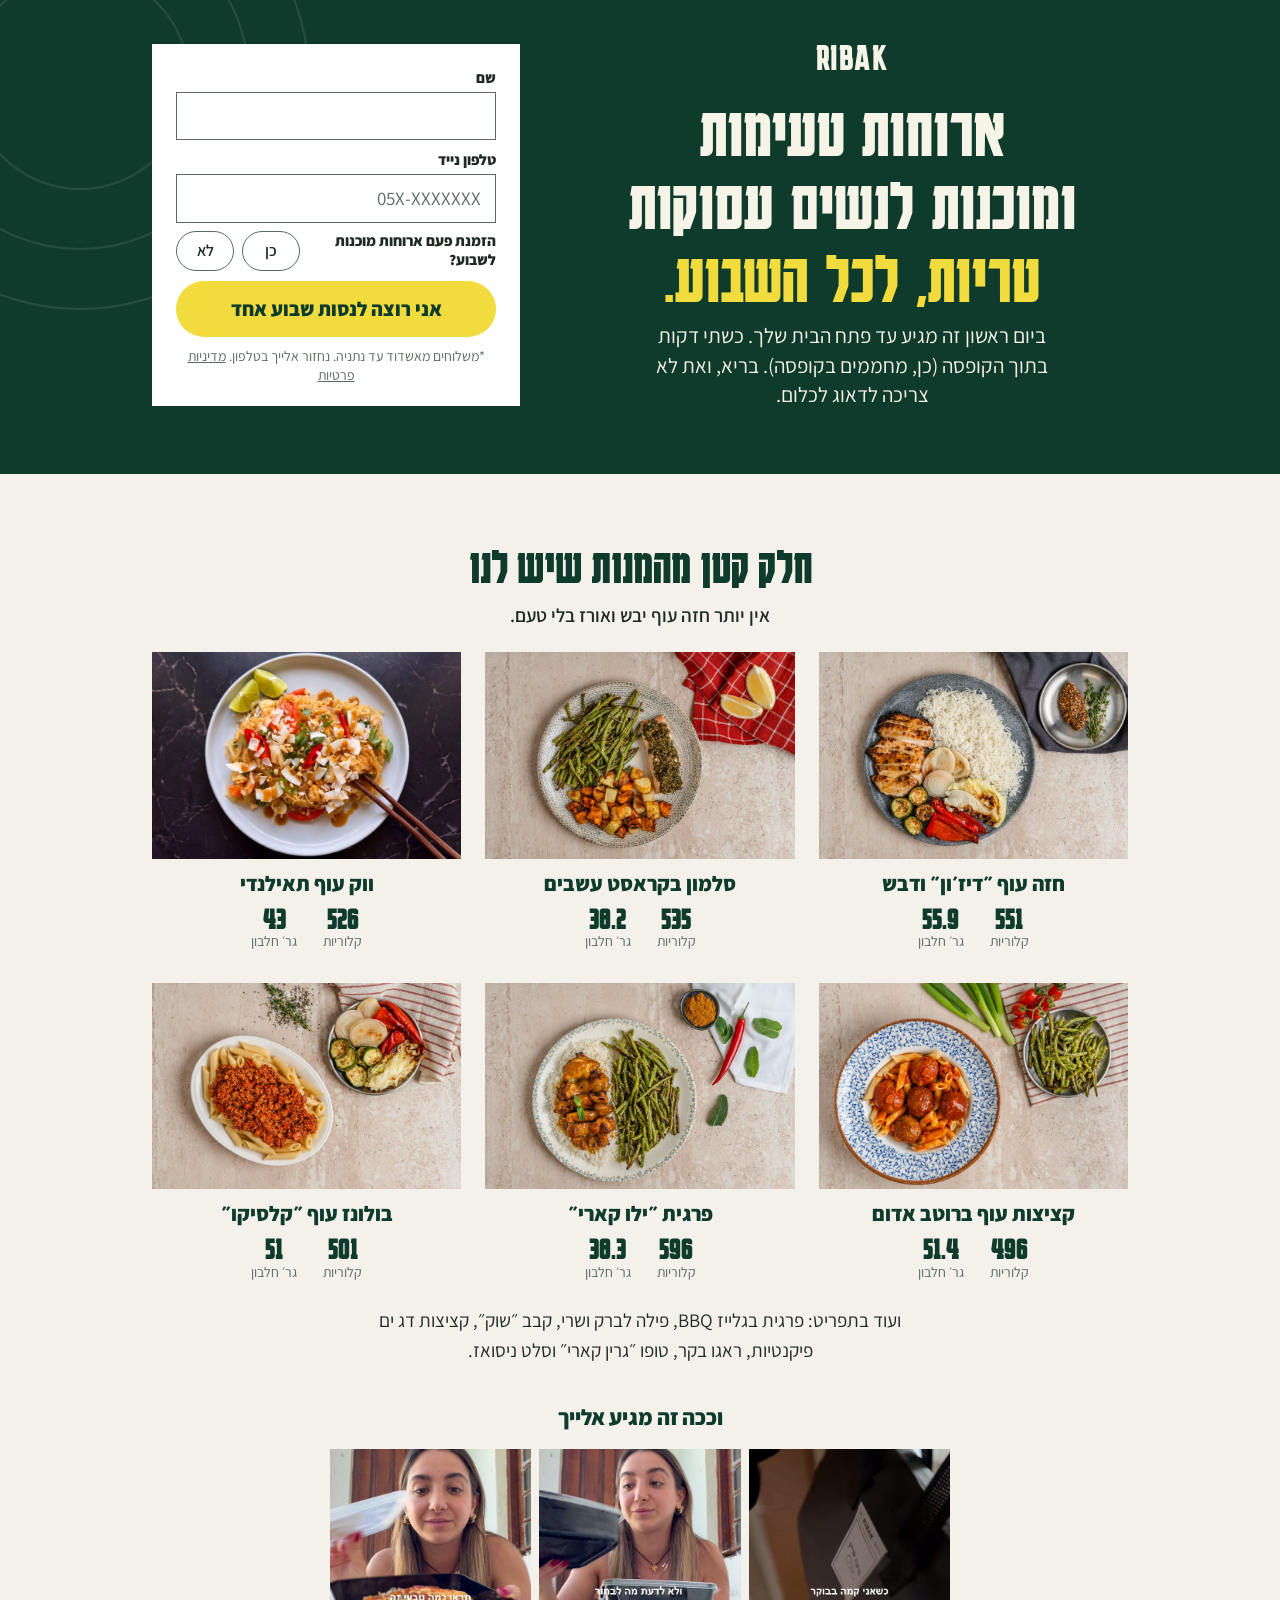
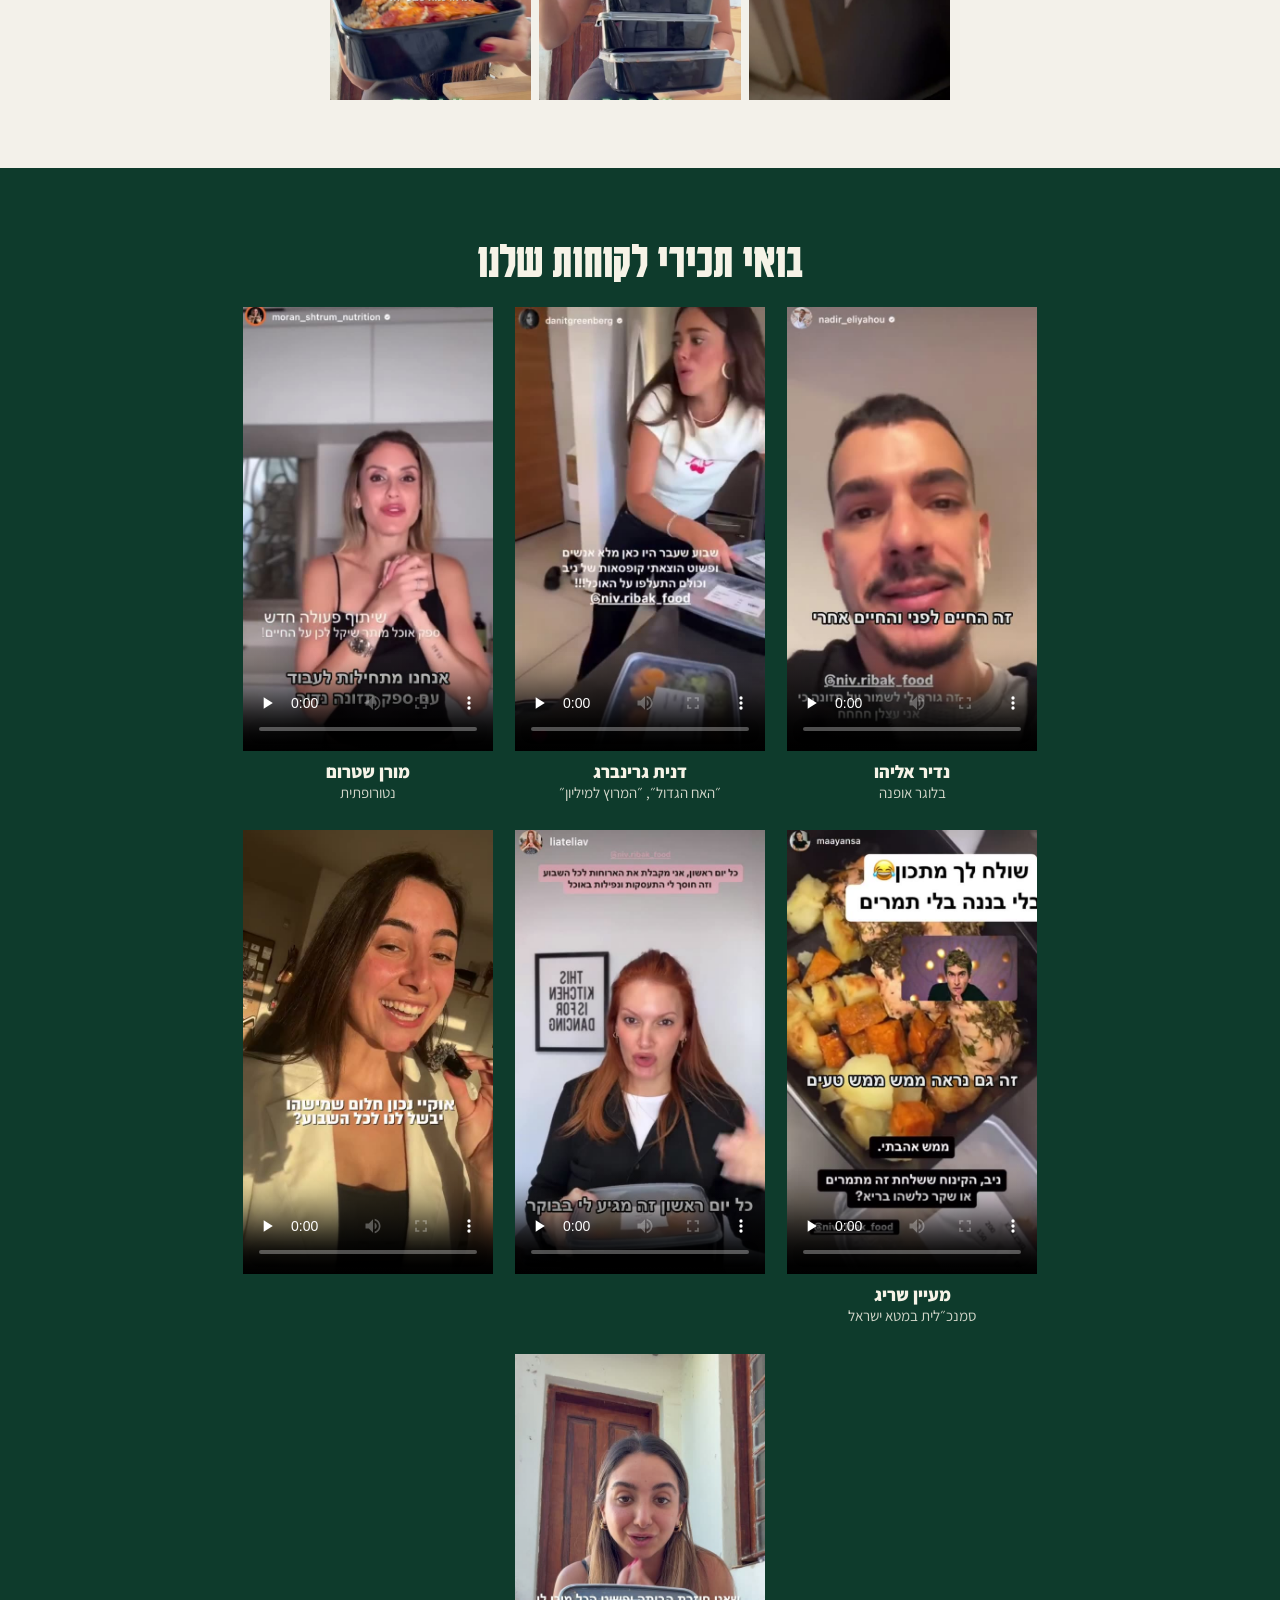
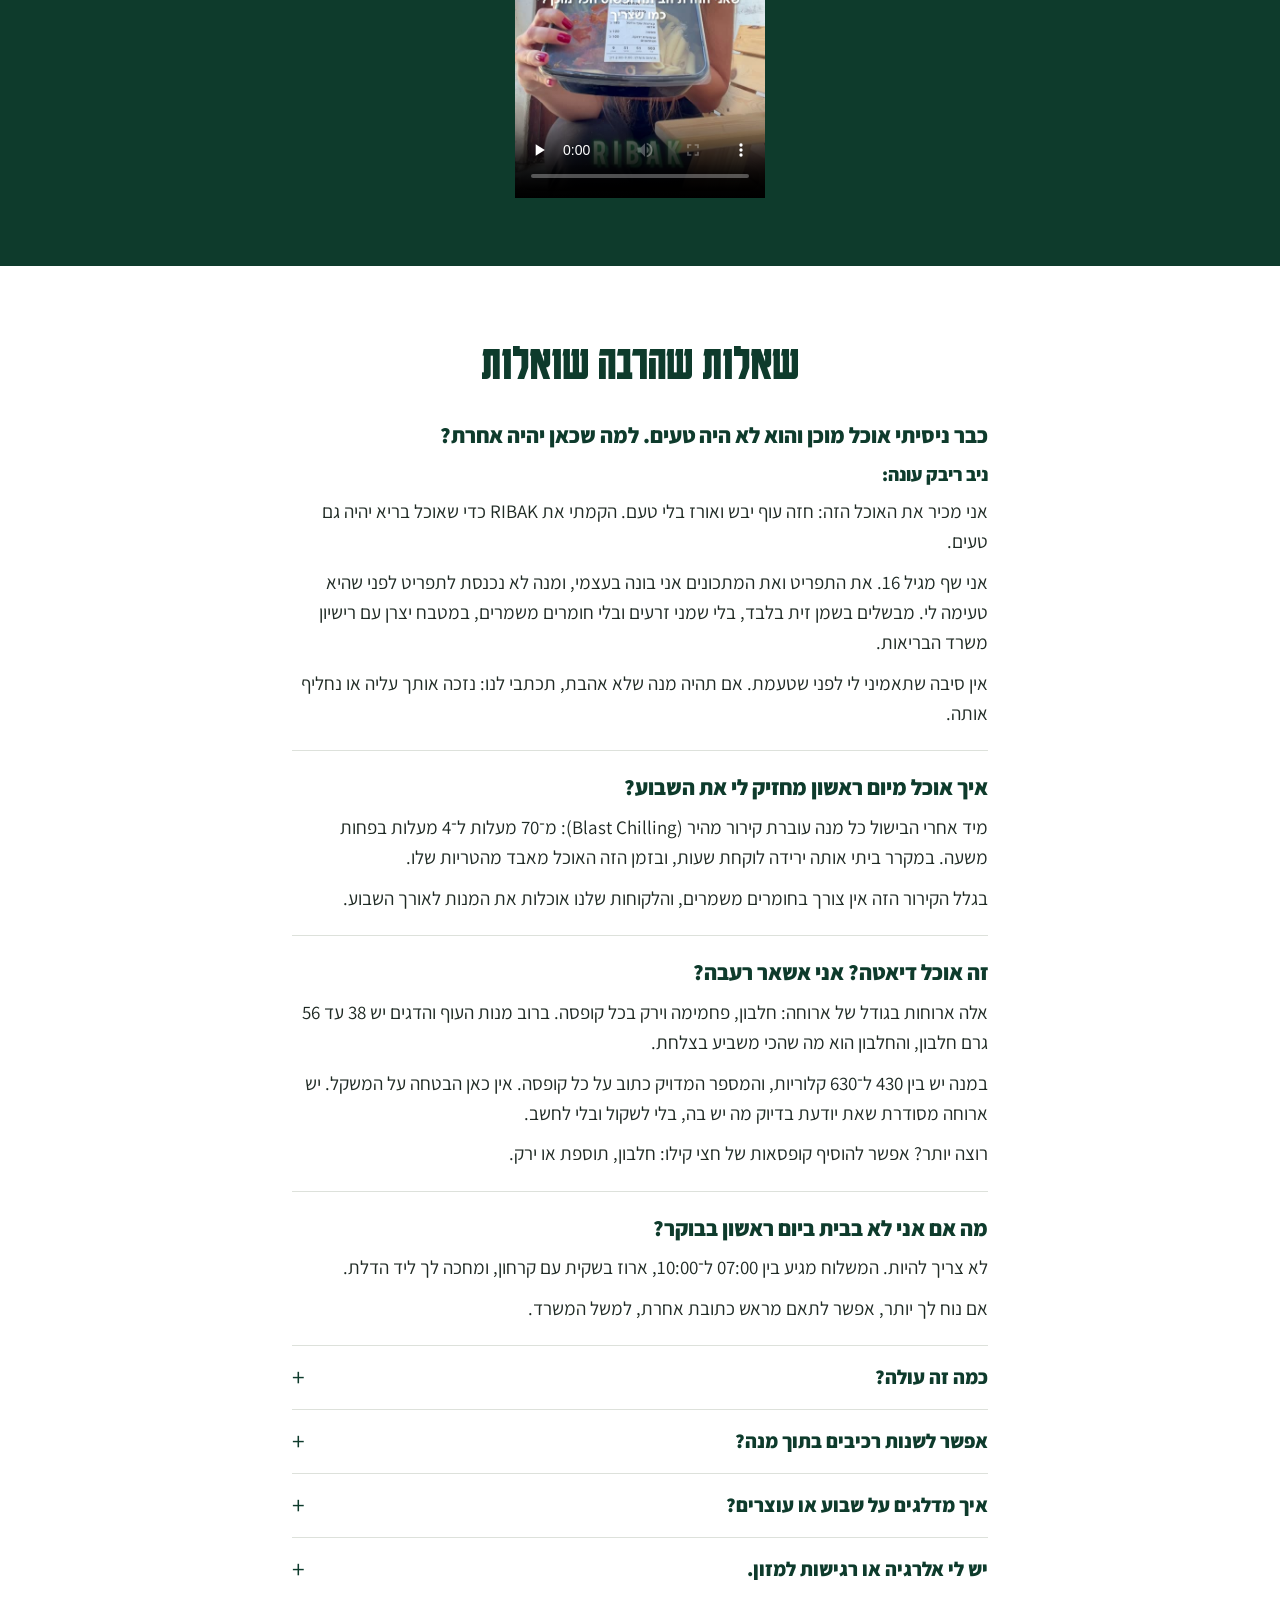
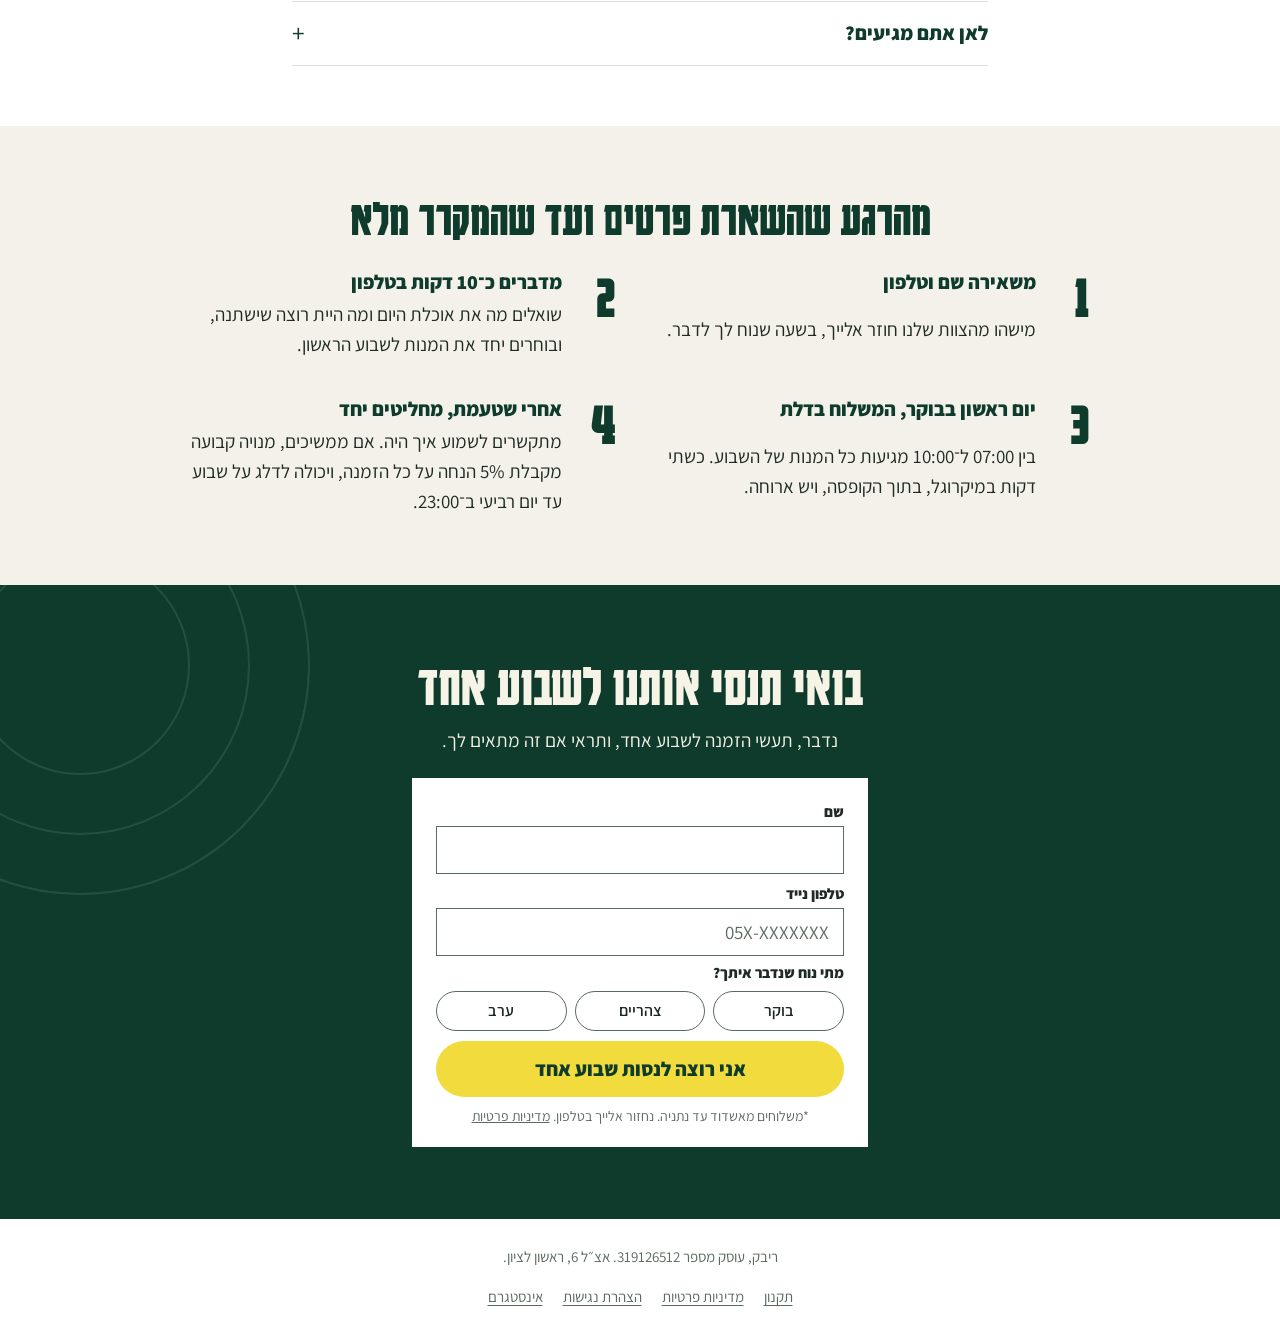
<file: index.html>
<!doctype html>
<html lang="he" dir="rtl">
<head>
<meta charset="utf-8">
<meta name="viewport" content="width=device-width, initial-scale=1">
<title>RIBAK | ארוחות טעימות ומוכנות לנשים עסוקות</title>
<meta name="description" content="ארוחות טעימות ומוכנות לנשים עסוקות, טריות, לכל השבוע. ביום ראשון זה מגיע עד פתח הבית שלך.">
<meta name="robots" content="noindex">
<meta name="theme-color" content="#0e3b2c">
<meta property="og:title" content="RIBAK | ארוחות טעימות ומוכנות לנשים עסוקות">
<meta property="og:description" content="טריות, לכל השבוע. ביום ראשון זה מגיע עד פתח הבית שלך.">
<meta property="og:image" content="assets/og.jpg">
<meta property="og:type" content="website">
<link rel="icon" href="assets/logo.png">
<link rel="preconnect" href="https://fonts.googleapis.com">
<link rel="preconnect" href="https://fonts.gstatic.com" crossorigin>
<link href="https://fonts.googleapis.com/css2?family=Assistant:wght@400;600;800&family=Karantina:wght@700&display=swap" rel="stylesheet">
<link rel="stylesheet" href="styles.css">
</head>
<body>

<a class="skip" href="#start">דלגי לטופס</a>

<main>

<!-- ============ פתיחה: הדף מתחיל ישר מהירוק ============ -->
<section class="hero">
  <div class="wrap hero__in">
    <div class="hero__lead">
      <p class="brand">RIBAK</p>
      <button class="adq" type="button" data-adq hidden>
        <img class="adq__img" data-adq-img alt="" width="56" height="56">
        <span class="adq__body"><span class="adq__q" data-adq-q></span><span class="adq__src" data-adq-src></span></span>
        <svg class="adq__play" viewBox="0 0 24 24" width="26" height="26" fill="none" stroke="currentColor" stroke-width="2.2" stroke-linecap="round" stroke-linejoin="round" aria-hidden="true"><circle cx="12" cy="12" r="10"/><path d="M10 8.5v7l6-3.5z"/></svg>
      </button>
      <h1>ארוחות טעימות ומוכנות לנשים עסוקות<span>טריות, לכל השבוע.</span></h1>
      <p class="hero__sub">ביום ראשון זה מגיע עד פתח הבית שלך. כשתי דקות בתוך הקופסה (כן, מחממים בקופסה). בריא, ואת לא צריכה לדאוג לכלום.</p>
    </div>

    <form class="tag" id="start" data-lead novalidate>
      <div class="tag__body">
        <label class="field">
          <span class="field__label">שם</span>
          <input type="text" name="name" autocomplete="given-name" autocapitalize="words" enterkeyhint="next" maxlength="60" required>
        </label>
        <label class="field">
          <span class="field__label">טלפון נייד</span>
          <input type="tel" name="phone" inputmode="tel" autocomplete="tel" enterkeyhint="send" dir="ltr" placeholder="05X-XXXXXXX" maxlength="16" required>
        </label>
        <div class="pick" role="radiogroup" aria-label="הזמנת פעם ארוחות מוכנות לשבוע?">
          <span class="pick__q">הזמנת פעם ארוחות מוכנות לשבוע?</span>
          <label><input type="radio" name="tried" value="כן"><span>כן</span></label>
          <label><input type="radio" name="tried" value="לא"><span>לא</span></label>
        </div>
        <label class="trap" aria-hidden="true">אין למלא<input type="text" name="rbk_check" tabindex="-1" autocomplete="off" data-lpignore="true" data-1p-ignore></label>
        <p class="tag__error" role="alert" hidden></p>
        <button class="btn" type="submit">אני רוצה לנסות שבוע אחד</button>
        <!-- המלצה אמיתית של לקוחה: להוסיף כאן צילום מסך אחד כשניב ישלח (assets/reviews) -->
        <p class="tag__fine">*משלוחים מאשדוד עד נתניה. נחזור אלייך בטלפון. <a href="https://www.ribakfood.co.il/privacy" target="_blank" rel="noopener">מדיניות פרטיות</a></p>
      </div>
      <div class="tag__done" aria-live="polite" hidden>
        <p class="stamp" aria-hidden="true">נרשם ✓</p>
        <p class="tag__thanks" data-thanks></p>
        <p data-thanks-when></p>
        <div class="tag__wa" data-wa>
          <p>רוצה לקבל מאיתנו גם עדכונים והטבות בוואטסאפ?</p>
          <button class="btn btn--line" type="button" data-wa-yes>כן, שלחו לי</button>
        </div>
      </div>
    </form>
  </div>
</section>

<!-- ============ המנות, ואיך זה מגיע ============ -->
<section class="menu" aria-labelledby="menu-h">
  <div class="wrap">
    <h2 id="menu-h">חלק קטן מהמנות שיש לנו</h2>
    <p class="lead">אין יותר חזה עוף יבש ואורז בלי טעם.</p>
  </div>
  <div class="dishes" tabindex="0" role="region" aria-label="מנות מהתפריט, אפשר לגלול הצידה">
    <article class="dish">
      <img src="assets/dishes/chicken-dijon.jpg" alt="חזה עוף בזיגוג חרדל ודבש עם אורז לבן ואנטיפסטי" width="800" height="534" loading="lazy">
      <h3>חזה עוף ״דיז׳ון״ ודבש</h3>
      <p class="dish__nums"><span><b>551</b> קלוריות</span><span><b>55.9</b> גר׳ חלבון</span></p>
    </article>
    <article class="dish">
      <img src="assets/dishes/salmon.jpg" alt="סלמון בקראסט עשבים עם תפוחי אדמה, בטטה ושעועית ירוקה" width="800" height="534" loading="lazy">
      <h3>סלמון בקראסט עשבים</h3>
      <p class="dish__nums"><span><b>535</b> קלוריות</span><span><b>38.2</b> גר׳ חלבון</span></p>
    </article>
    <article class="dish">
      <img src="assets/dishes/wok.jpg" alt="ווק עוף תאילנדי עם אטריות שעועית וירקות" width="794" height="800" loading="lazy">
      <h3>ווק עוף תאילנדי</h3>
      <p class="dish__nums"><span><b>526</b> קלוריות</span><span><b>43</b> גר׳ חלבון</span></p>
    </article>
    <article class="dish">
      <img src="assets/dishes/chicken-meatballs.jpg" alt="קציצות עוף ברוטב אדום עם פסטה ושעועית ירוקה" width="800" height="534" loading="lazy">
      <h3>קציצות עוף ברוטב אדום</h3>
      <p class="dish__nums"><span><b>496</b> קלוריות</span><span><b>51.4</b> גר׳ חלבון</span></p>
    </article>
    <article class="dish">
      <img src="assets/dishes/pargit-yellow-curry.jpg" alt="פרגית בקארי צהוב עם אורז לבן ושעועית ירוקה" width="800" height="534" loading="lazy">
      <h3>פרגית ״ילו קארי״</h3>
      <p class="dish__nums"><span><b>596</b> קלוריות</span><span><b>38.3</b> גר׳ חלבון</span></p>
    </article>
    <article class="dish">
      <img src="assets/dishes/bolognese-chicken.jpg" alt="בולונז עוף על פסטה עם אנטיפסטי" width="800" height="534" loading="lazy">
      <h3>בולונז עוף ״קלסיקו״</h3>
      <p class="dish__nums"><span><b>501</b> קלוריות</span><span><b>51</b> גר׳ חלבון</span></p>
    </article>
  </div>
  <div class="wrap">
    <p class="menu__more">ועוד בתפריט: פרגית בגלייז BBQ, פילה לברק ושרי, קבב ״שוק״, קציצות דג ים פיקנטיות, ראגו בקר, טופו ״גרין קארי״ וסלט ניסואז.</p>

    <h3 class="arrive__h">וככה זה מגיע אלייך</h3>
    <div class="arrive">
      <img src="assets/real/bag.jpg" alt="שקית צידנית שחורה של RIBAK עם מדבקה" width="540" height="675" loading="lazy">
      <img src="assets/real/box-stack.jpg" alt="שלוש קופסאות שחורות של RIBAK אחת על השנייה" width="540" height="675" loading="lazy">
      <img src="assets/real/box-open.jpg" alt="קופסה פתוחה של RIBAK עם מנה מוכנה" width="540" height="675" loading="lazy">
    </div>
  </div>
</section>

<!-- ============ הלקוחות ============ -->
<section class="voices" aria-labelledby="voices-h">
  <div class="wrap">
    <h2 id="voices-h">בואי תכירי לקוחות שלנו</h2>
  </div>
  <div class="reels" tabindex="0" role="region" aria-label="שבעה סרטונים, אפשר לגלול הצידה">
    <figure>
      <video controls playsinline preload="none" poster="assets/video/story-5.jpg" width="540" height="960" aria-label="נדיר אליהו: זה החיים לפני והחיים אחרי">
        <source src="assets/video/story-5.mp4" type="video/mp4">
      </video>
      <figcaption><b>נדיר אליהו</b><span>בלוגר אופנה</span></figcaption>
    </figure>
    <figure>
      <video controls playsinline preload="none" poster="assets/video/story-2.jpg" width="540" height="960" aria-label="דנית גרינברג: כולם התעלפו על האוכל">
        <source src="assets/video/story-2.mp4" type="video/mp4">
      </video>
      <figcaption><b>דנית גרינברג</b><span>״האח הגדול״, ״המרוץ למיליון״</span></figcaption>
    </figure>
    <figure>
      <video controls playsinline preload="none" poster="assets/video/story-3.jpg" width="540" height="960" aria-label="מורן שטרום: בדקנו את הטעמים, המחירים וחומרי הגלם">
        <source src="assets/video/story-3.mp4" type="video/mp4">
      </video>
      <figcaption><b>מורן שטרום</b><span>נטורופתית</span></figcaption>
    </figure>
    <figure>
      <video controls playsinline preload="none" poster="assets/video/story-4.jpg" width="540" height="960" aria-label="מעיין שריג: זה גם נראה ממש טעים">
        <source src="assets/video/story-4.mp4" type="video/mp4">
      </video>
      <figcaption><b>מעיין שריג</b><span>סמנכ״לית במטא ישראל</span></figcaption>
    </figure>
    <figure>
      <video controls playsinline preload="none" poster="assets/video/story-1.jpg" width="540" height="960" aria-label="כל יום ראשון אני מקבלת את הארוחות לכל השבוע">
        <source src="assets/video/story-1.mp4" type="video/mp4">
      </video>
    </figure>
    <figure>
      <video controls playsinline preload="none" poster="assets/video/ugc-2.jpg" width="540" height="960" aria-label="חלום שמישהו יבשל לנו לכל השבוע">
        <source src="assets/video/ugc-2.mp4" type="video/mp4">
      </video>
    </figure>
    <figure>
      <video controls playsinline preload="none" poster="assets/video/ugc-1.jpg" width="540" height="960" aria-label="הקופסה, המדבקה והערכים שעליה">
        <source src="assets/video/ugc-1.mp4" type="video/mp4">
      </video>
    </figure>
  </div>
  <!-- צילומי מסך של המלצות: להוסיף כאן כשיגיעו לתיקייה assets/reviews -->
</section>

<!-- ============ שאלות ============ -->
<section class="qa" aria-labelledby="qa-h">
  <div class="wrap qa__in">
    <h2 id="qa-h">שאלות שהרבה שואלות</h2>

    <article class="q">
      <h3>כבר ניסיתי אוכל מוכן והוא לא היה טעים. למה שכאן יהיה אחרת?</h3>
      <p class="q__by">ניב ריבק עונה:</p>
      <p>אני מכיר את האוכל הזה: חזה עוף יבש ואורז בלי טעם. הקמתי את RIBAK כדי שאוכל בריא יהיה גם טעים.</p>
      <p>אני שף מגיל 16. את התפריט ואת המתכונים אני בונה בעצמי, ומנה לא נכנסת לתפריט לפני שהיא טעימה לי. מבשלים בשמן זית בלבד, בלי שמני זרעים ובלי חומרים משמרים, במטבח יצרן עם רישיון משרד הבריאות.</p>
      <p>אין סיבה שתאמיני לי לפני שטעמת. אם תהיה מנה שלא אהבת, תכתבי לנו: נזכה אותך עליה או נחליף אותה.</p>
    </article>

    <article class="q">
      <h3>איך אוכל מיום ראשון מחזיק לי את השבוע?</h3>
      <p>מיד אחרי הבישול כל מנה עוברת קירור מהיר (Blast Chilling): מ־70 מעלות ל־4 מעלות בפחות משעה. במקרר ביתי אותה ירידה לוקחת שעות, ובזמן הזה האוכל מאבד מהטריות שלו.</p>
      <p>בגלל הקירור הזה אין צורך בחומרים משמרים, והלקוחות שלנו אוכלות את המנות לאורך השבוע.</p>
    </article>

    <article class="q">
      <h3>זה אוכל דיאטה? אני אשאר רעבה?</h3>
      <p>אלה ארוחות בגודל של ארוחה: חלבון, פחמימה וירק בכל קופסה. ברוב מנות העוף והדגים יש 38 עד 56 גרם חלבון, והחלבון הוא מה שהכי משביע בצלחת.</p>
      <p>במנה יש בין 430 ל־630 קלוריות, והמספר המדויק כתוב על כל קופסה. אין כאן הבטחה על המשקל. יש ארוחה מסודרת שאת יודעת בדיוק מה יש בה, בלי לשקול ובלי לחשב.</p>
      <p>רוצה יותר? אפשר להוסיף קופסאות של חצי קילו: חלבון, תוספת או ירק.</p>
    </article>

    <article class="q">
      <h3>מה אם אני לא בבית ביום ראשון בבוקר?</h3>
      <p>לא צריך להיות. המשלוח מגיע בין 07:00 ל־10:00, ארוז בשקית עם קרחון, ומחכה לך ליד הדלת.</p>
      <p>אם נוח לך יותר, אפשר לתאם מראש כתובת אחרת, למשל המשרד.</p>
    </article>

    <details>
      <summary>כמה זה עולה?</summary>
      <p>מחיר מנה נע בין <span class="nw">59 ₪</span> ל־<span class="nw">99 ₪</span>, לפי המנה. ניקח שבוע של 4 מנות עיקריות ב־<span class="nw">69 ₪</span>: <span class="nw">276 ₪</span> על המנות ועוד <span class="nw">55 ₪</span> משלוח, <span class="nw">331 ₪</span>. דמי המשלוח נשארים <span class="nw">55 ₪</span> גם אם הזמנת 6 מנות, והמינימום להזמנה הוא <span class="nw">200 ₪</span>. מנויה קבועה מקבלת 5% הנחה על כל הזמנה.</p>
    </details>
    <details>
      <summary>אפשר לשנות רכיבים בתוך מנה?</summary>
      <p>לא. כל מנה נבנית ונשקלת כהרכב אחד, וזה מה שמאפשר לנו לכתוב עליה ערכים תזונתיים מדויקים ולשמור על אותו טעם בכל שבוע. את בוחרת אילו מנות יגיעו אלייך, ואם חסר לך משהו אפשר להוסיף קופסאות של חצי קילו של חלבון, תוספת או ירק.</p>
    </details>
    <details>
      <summary>איך מדלגים על שבוע או עוצרים?</summary>
      <p>בפורטל המנויות, עד יום רביעי ב־23:00. לפני כן נשלחת אלייך הודעת תזכורת, כך שלא יוצא משלוח שלא רצית.</p>
    </details>
    <details>
      <summary>יש לי אלרגיה או רגישות למזון.</summary>
      <p>חשוב שתדעי: המטבח שלנו לא מותאם לאלרגיות ואינו נקי מאלרגנים. אם יש לך אלרגיה או רגישות, ספרי לנו בשיחה לפני שמזמינים.</p>
    </details>
    <details>
      <summary>לאן אתם מגיעים?</summary>
      <p>לכל האזור שבין אשדוד לנתניה, ולא מזרחית מראש העין. אם את לא בטוחה שהכתובת שלך בפנים, השאירי פרטים ונבדוק.</p>
    </details>
  </div>
</section>

<!-- ============ איך זה עובד ============ -->
<section class="steps" aria-labelledby="steps-h">
  <div class="wrap">
    <h2 id="steps-h">מהרגע שהשארת פרטים ועד שהמקרר מלא</h2>
    <ol class="steps__list">
      <li>
        <h3>משאירה שם וטלפון</h3>
        <p>מישהו מהצוות שלנו חוזר אלייך, בשעה שנוח לך לדבר.</p>
      </li>
      <li>
        <h3>מדברים כ־10 דקות בטלפון</h3>
        <p>שואלים מה את אוכלת היום ומה היית רוצה שישתנה, ובוחרים יחד את המנות לשבוע הראשון.</p>
      </li>
      <li>
        <h3>יום ראשון בבוקר, המשלוח בדלת</h3>
        <p>בין 07:00 ל־10:00 מגיעות כל המנות של השבוע. כשתי דקות במיקרוגל, בתוך הקופסה, ויש ארוחה.</p>
      </li>
      <li>
        <h3>אחרי שטעמת, מחליטים יחד</h3>
        <p>מתקשרים לשמוע איך היה. אם ממשיכים, מנויה קבועה מקבלת 5% הנחה על כל הזמנה, ויכולה לדלג על שבוע עד יום רביעי ב־23:00.</p>
      </li>
    </ol>
  </div>
</section>

<!-- ============ ההצעה ============ -->
<section class="final" id="call" aria-labelledby="final-h">
  <div class="wrap final__in">
    <div class="final__copy">
      <h2 id="final-h">בואי תנסי אותנו לשבוע אחד</h2>
      <p>נדבר, תעשי הזמנה לשבוע אחד, ותראי אם זה מתאים לך.</p>
    </div>

    <form class="tag" data-lead novalidate>
      <div class="tag__body">
        <label class="field">
          <span class="field__label">שם</span>
          <input type="text" name="name" autocomplete="given-name" autocapitalize="words" enterkeyhint="next" maxlength="60" required>
        </label>
        <label class="field">
          <span class="field__label">טלפון נייד</span>
          <input type="tel" name="phone" inputmode="tel" autocomplete="tel" enterkeyhint="send" dir="ltr" placeholder="05X-XXXXXXX" maxlength="16" required>
        </label>
        <div class="pick pick--stack" role="radiogroup" aria-label="מתי נוח שנדבר איתך?">
          <span class="pick__q">מתי נוח שנדבר איתך?</span>
          <label><input type="radio" name="when" value="בוקר"><span>בוקר</span></label>
          <label><input type="radio" name="when" value="צהריים"><span>צהריים</span></label>
          <label><input type="radio" name="when" value="ערב"><span>ערב</span></label>
        </div>
        <label class="trap" aria-hidden="true">אין למלא<input type="text" name="rbk_check" tabindex="-1" autocomplete="off" data-lpignore="true" data-1p-ignore></label>
        <p class="tag__error" role="alert" hidden></p>
        <button class="btn" type="submit">אני רוצה לנסות שבוע אחד</button>
        <p class="tag__fine">*משלוחים מאשדוד עד נתניה. נחזור אלייך בטלפון. <a href="https://www.ribakfood.co.il/privacy" target="_blank" rel="noopener">מדיניות פרטיות</a></p>
      </div>
      <div class="tag__done" aria-live="polite" hidden>
        <p class="stamp" aria-hidden="true">נרשם ✓</p>
        <p class="tag__thanks" data-thanks></p>
        <p data-thanks-when></p>
        <div class="tag__wa" data-wa>
          <p>רוצה לקבל מאיתנו גם עדכונים והטבות בוואטסאפ?</p>
          <button class="btn btn--line" type="button" data-wa-yes>כן, שלחו לי</button>
        </div>
      </div>
    </form>
  </div>
</section>

</main>

<footer class="foot">
  <div class="wrap foot__in">
    <p>ריבק, עוסק מספר 319126512. אצ״ל 6, ראשון לציון.</p>
    <p class="foot__links">
      <a href="https://www.ribakfood.co.il/terms" target="_blank" rel="noopener">תקנון</a>
      <a href="https://www.ribakfood.co.il/privacy" target="_blank" rel="noopener">מדיניות פרטיות</a>
      <a href="https://www.ribakfood.co.il/accessibility" target="_blank" rel="noopener">הצהרת נגישות</a>
      <a href="https://www.instagram.com/ribak.food/" target="_blank" rel="noopener">אינסטגרם</a>
    </p>
  </div>
</footer>

<a class="dock" href="#start" data-dock>
  <span>שבוע אחד, בלי התחייבות</span>
  <strong>אני רוצה לנסות</strong>
</a>

<dialog class="player" data-player aria-label="הסרטון מהמודעה">
  <button class="player__x" type="button" data-player-close aria-label="סגירת הסרטון">סגירה</button>
  <div data-player-slot></div>
</dialog>

<script src="main.js" defer></script>
</body>
</html>
</file>
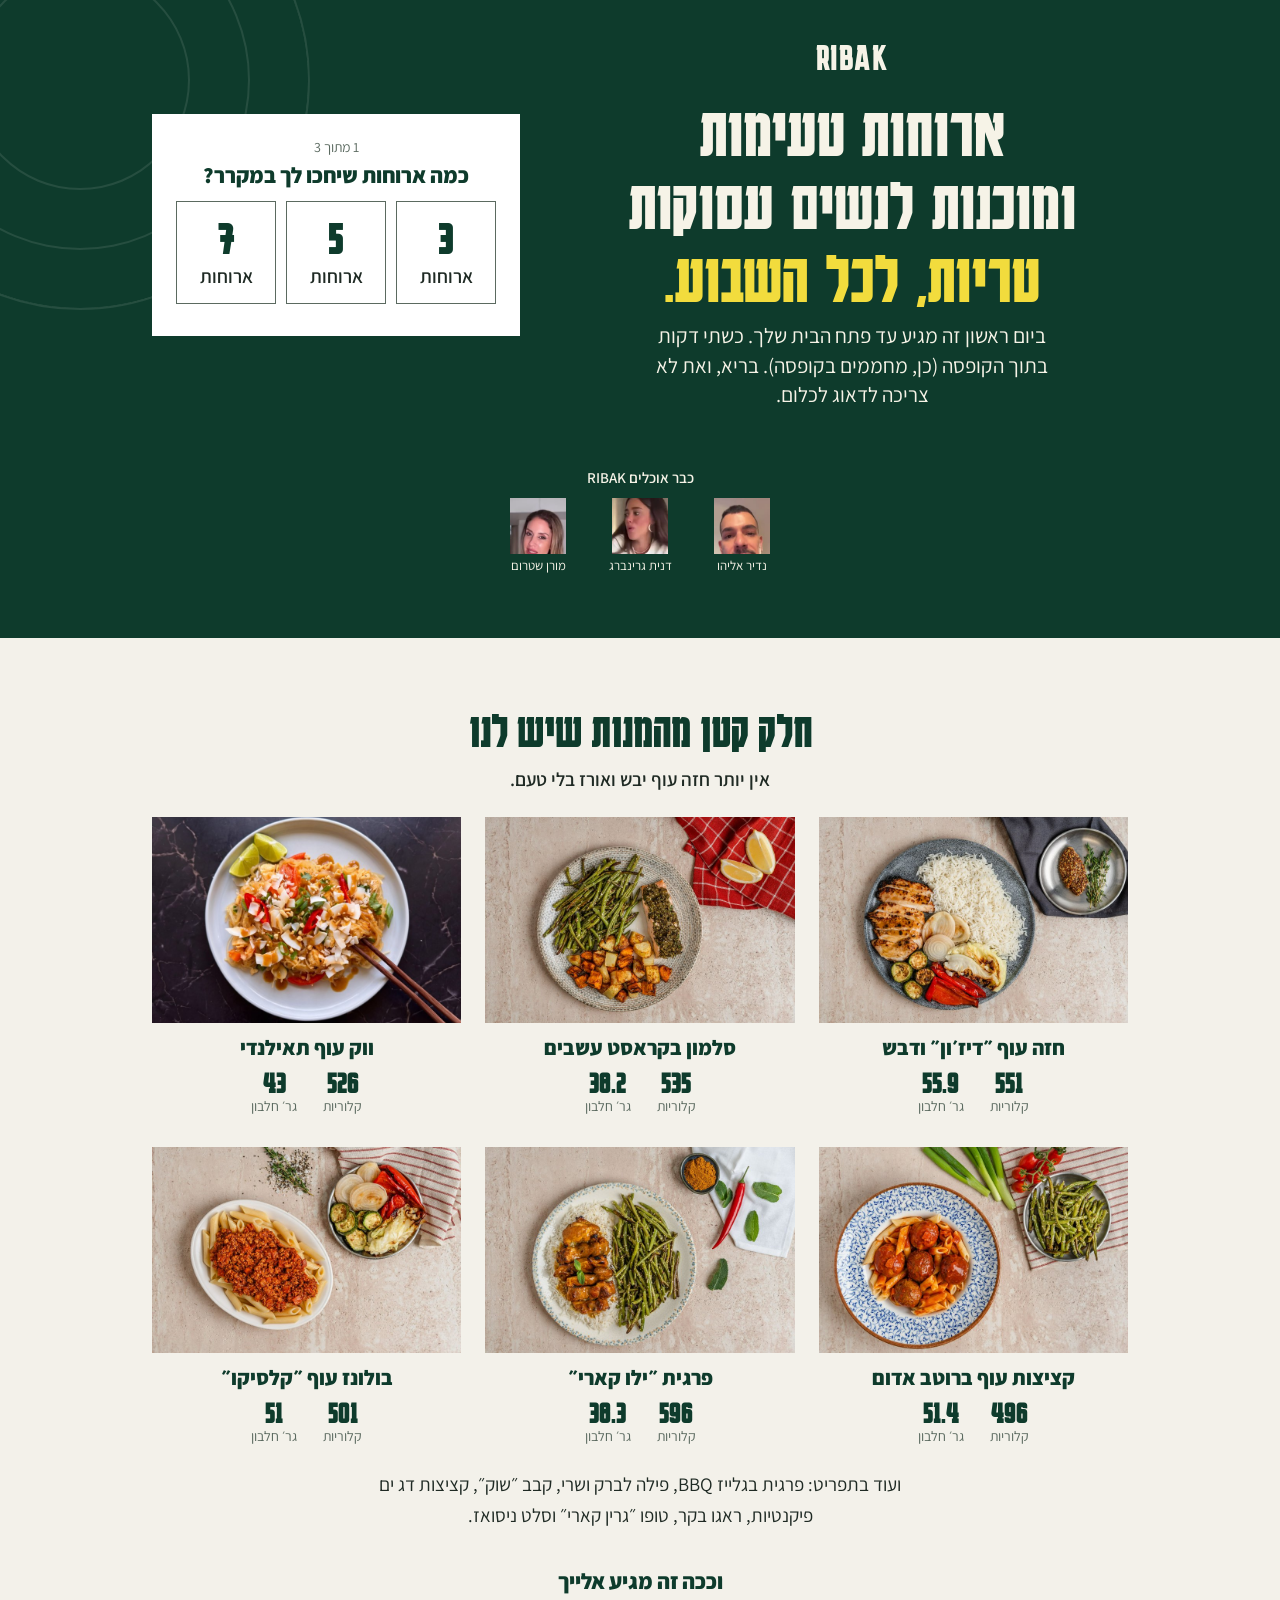
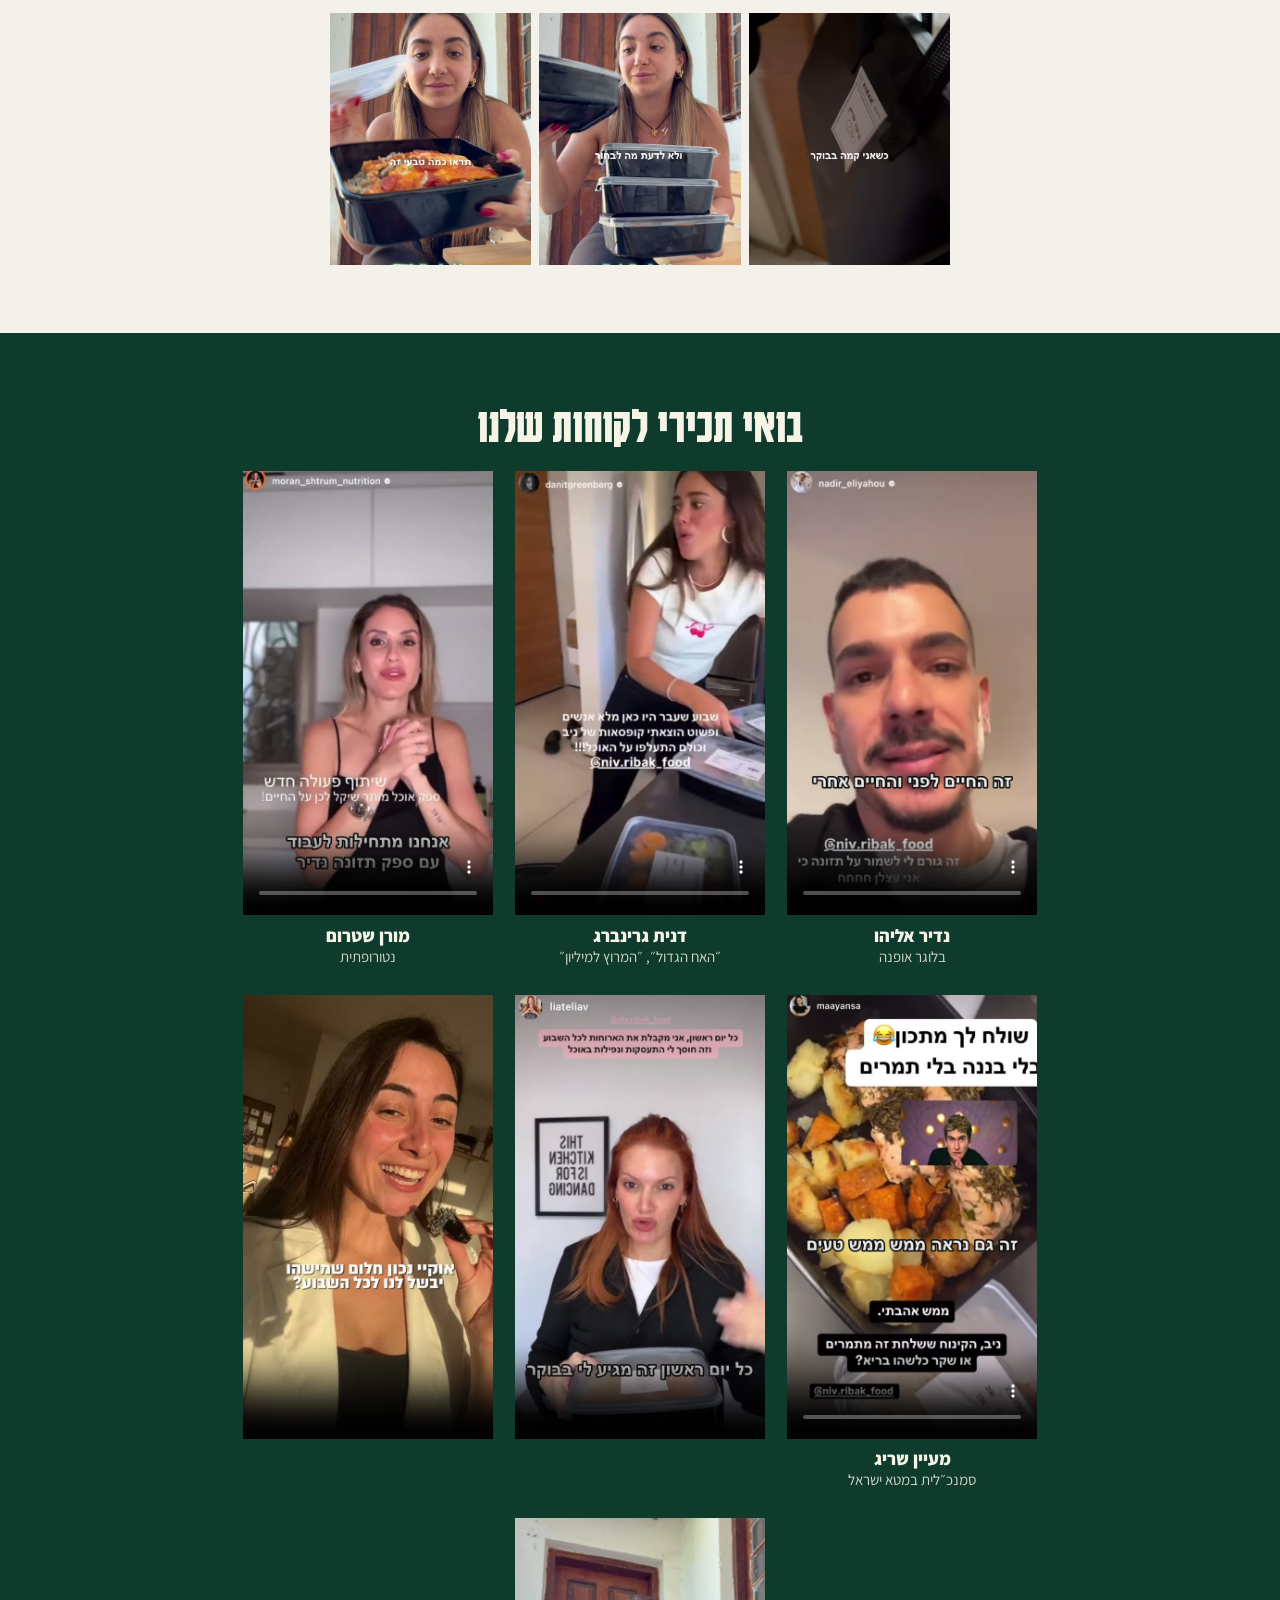
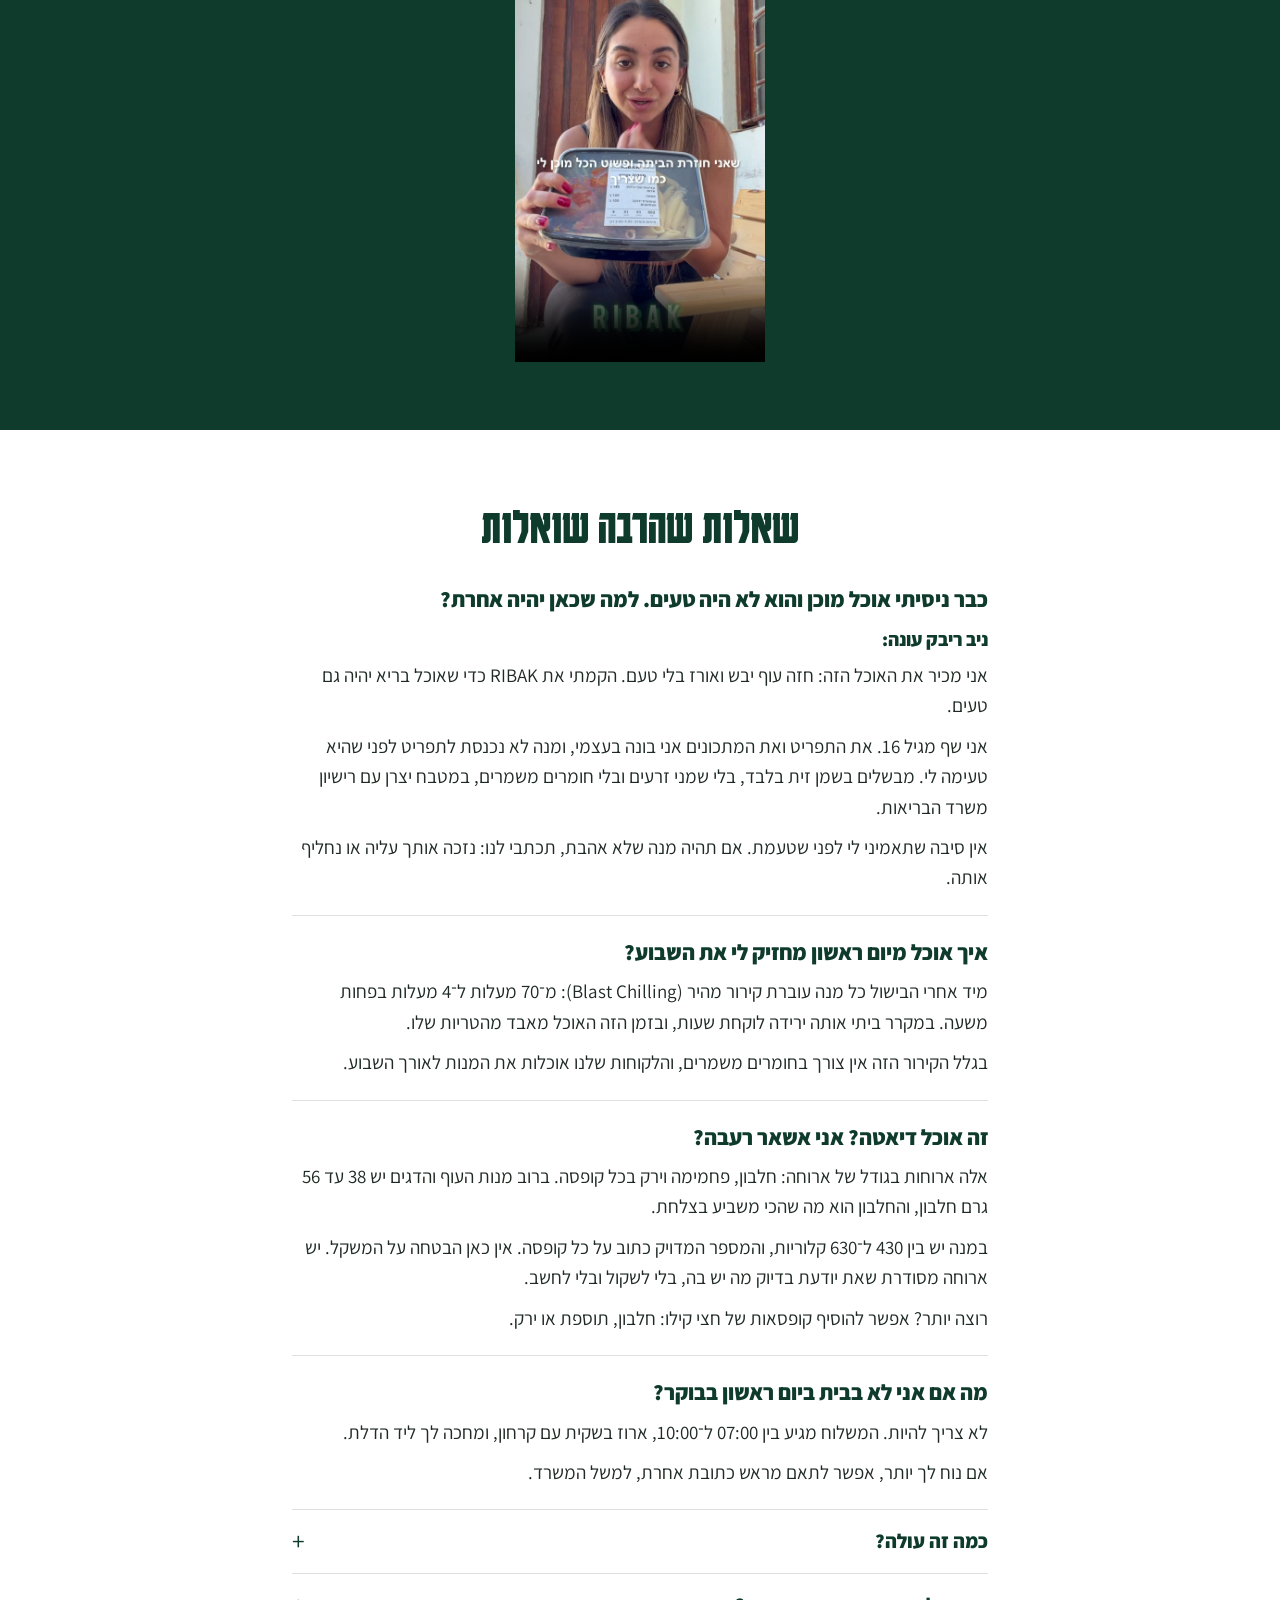
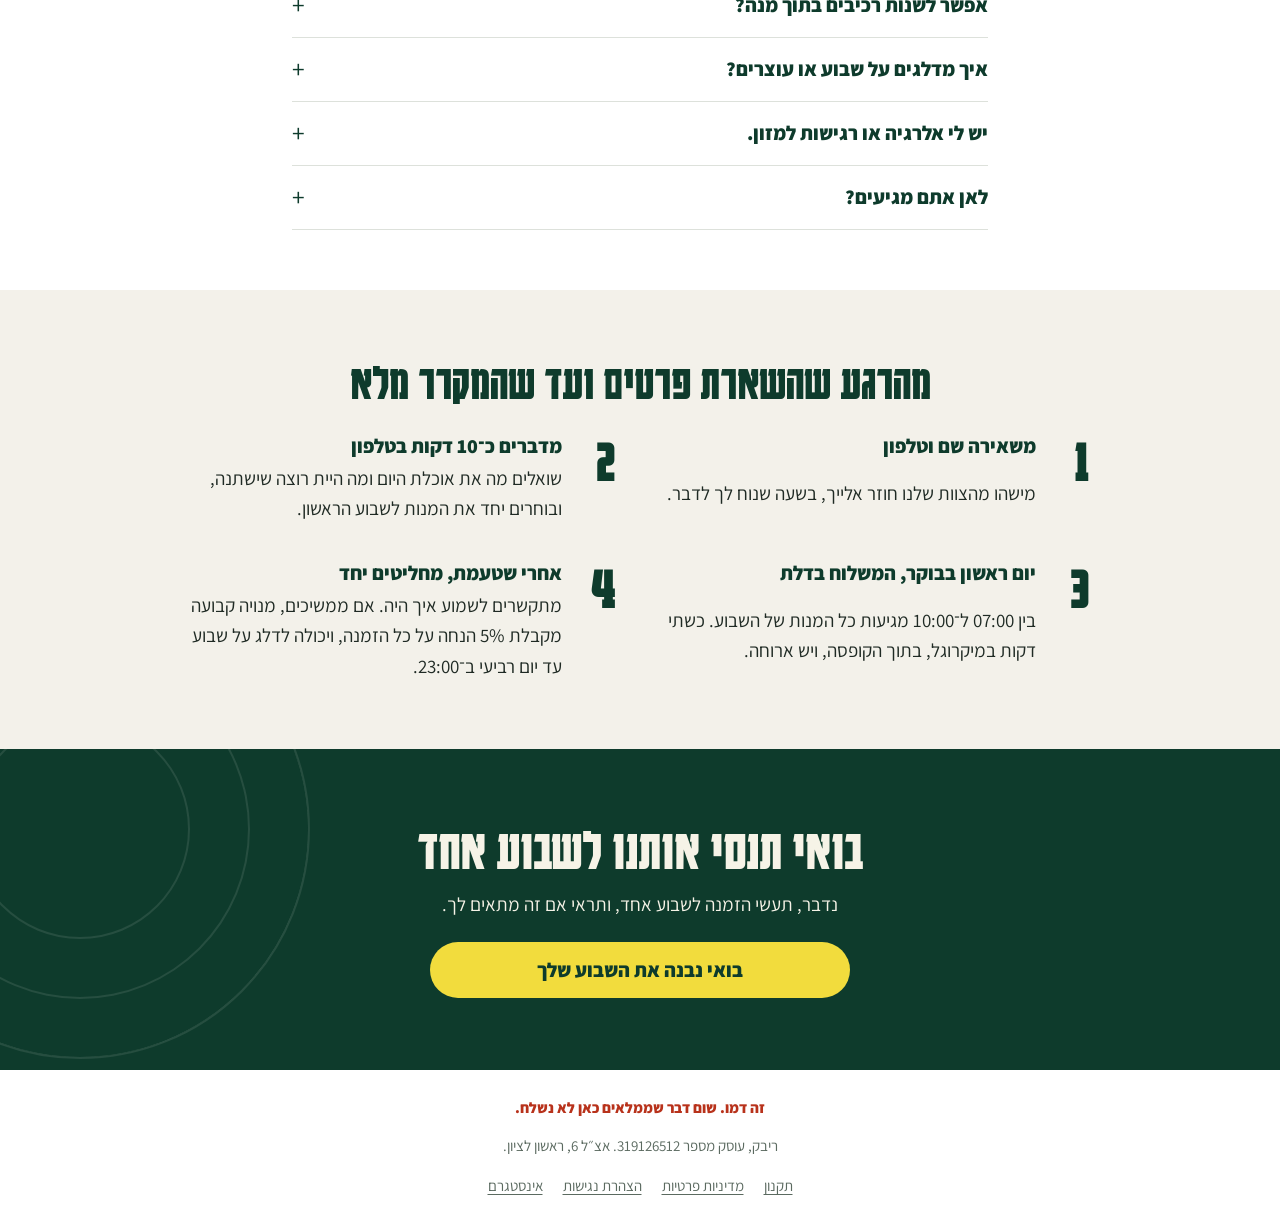
<file: demo.html>
<!doctype html>
<html lang="he" dir="rtl">
<head>
<meta charset="utf-8">
<meta name="viewport" content="width=device-width, initial-scale=1">
<title>RIBAK | דמו</title>
<meta name="description" content="ארוחות טעימות ומוכנות לנשים עסוקות, טריות, לכל השבוע. ביום ראשון זה מגיע עד פתח הבית שלך.">
<meta name="robots" content="noindex">
<meta name="theme-color" content="#0e3b2c">
<meta property="og:title" content="RIBAK | ארוחות טעימות ומוכנות לנשים עסוקות">
<meta property="og:description" content="טריות, לכל השבוע. ביום ראשון זה מגיע עד פתח הבית שלך.">
<meta property="og:image" content="assets/og.jpg">
<meta property="og:type" content="website">
<link rel="icon" href="assets/logo.png">
<link rel="preconnect" href="https://fonts.googleapis.com">
<link rel="preconnect" href="https://fonts.gstatic.com" crossorigin>
<link href="https://fonts.googleapis.com/css2?family=Assistant:wght@400;600;800&family=Karantina:wght@700&display=swap" rel="stylesheet">
<link rel="stylesheet" href="styles.css">
<link rel="stylesheet" href="demo.css">
</head>
<body>

<a class="skip" href="#start">דלגי לטופס</a>

<main>

<!-- ============ פתיחה: הדף מתחיל ישר מהירוק ============ -->
<section class="hero">
  <div class="wrap hero__in">
    <div class="hero__lead">
      <p class="brand">RIBAK</p>
      <button class="adq" type="button" data-adq hidden>
        <img class="adq__img" data-adq-img alt="" width="56" height="56">
        <span class="adq__body"><span class="adq__q" data-adq-q></span><span class="adq__src" data-adq-src></span></span>
        <svg class="adq__play" viewBox="0 0 24 24" width="26" height="26" fill="none" stroke="currentColor" stroke-width="2.2" stroke-linecap="round" stroke-linejoin="round" aria-hidden="true"><circle cx="12" cy="12" r="10"/><path d="M10 8.5v7l6-3.5z"/></svg>
      </button>
      <h1>ארוחות טעימות ומוכנות לנשים עסוקות<span>טריות, לכל השבוע.</span></h1>
      <p class="hero__sub">ביום ראשון זה מגיע עד פתח הבית שלך. כשתי דקות בתוך הקופסה (כן, מחממים בקופסה). בריא, ואת לא צריכה לדאוג לכלום.</p>
    </div>

    <form class="tag flow" id="start" data-lead data-flow novalidate>
      <div class="tag__body">
        <p class="flow__n" data-flow-n>1 מתוך 3</p>

        <div class="flow__step" data-step="1">
          <h2 class="flow__q">כמה ארוחות שיחכו לך במקרר?</h2>
          <div class="flow__opts flow__opts--3">
            <button type="button" data-count="3"><b>3</b><span>ארוחות</span></button>
            <button type="button" data-count="5"><b>5</b><span>ארוחות</span></button>
            <button type="button" data-count="7"><b>7</b><span>ארוחות</span></button>
          </div>
        </div>

        <div class="flow__step" data-step="2" hidden>
          <h2 class="flow__q">מה את אוהבת לאכול?</h2>
          <div class="flow__opts flow__opts--2">
            <button type="button" data-like="עוף" aria-pressed="false"><img src="assets/dishes/chicken-dijon.jpg" alt="" width="800" height="534"><span>עוף</span></button>
            <button type="button" data-like="דגים" aria-pressed="false"><img src="assets/dishes/salmon.jpg" alt="" width="800" height="534"><span>דגים</span></button>
            <button type="button" data-like="בקר" aria-pressed="false"><img src="assets/dishes/beef-ragu.jpg" alt="" width="800" height="534"><span>בקר</span></button>
            <button type="button" data-like="טופו" aria-pressed="false"><img src="assets/dishes/tofu-curry.jpg" alt="" width="800" height="534"><span>טופו</span></button>
          </div>
          <button class="btn" type="button" data-next disabled>להמשיך</button>
          <button class="flow__back" type="button" data-back>חזרה</button>
        </div>

        <div class="flow__step" data-step="3" hidden>
          <h2 class="flow__q" data-week-title>השבוע שלך</h2>
          <ul class="week" data-week></ul>
          <label class="field">
            <span class="field__label">שם</span>
            <input type="text" name="name" autocomplete="given-name" autocapitalize="words" enterkeyhint="next" maxlength="60" required>
          </label>
          <label class="field">
            <span class="field__label">טלפון נייד</span>
            <input type="tel" name="phone" inputmode="tel" autocomplete="tel" enterkeyhint="send" dir="ltr" placeholder="05X-XXXXXXX" maxlength="16" required>
          </label>
          <input type="hidden" name="flow_note" value="">
          <label class="trap" aria-hidden="true">אין למלא<input type="text" name="rbk_check" tabindex="-1" autocomplete="off" data-lpignore="true" data-1p-ignore></label>
          <p class="tag__error" role="alert" hidden></p>
          <button class="btn" type="submit">אני רוצה לנסות את השבוע הזה</button>
          <p class="tag__fine">*משלוחים מאשדוד עד נתניה. את המנות נסגור יחד בטלפון. <a href="https://www.ribakfood.co.il/privacy" target="_blank" rel="noopener">מדיניות פרטיות</a></p>
          <button class="flow__back" type="button" data-back>חזרה</button>
        </div>
      </div>
      <div class="tag__done" aria-live="polite" hidden>
        <p class="stamp" aria-hidden="true">נרשם ✓</p>
        <p class="tag__thanks" data-thanks></p>
        <p data-thanks-when></p>
        <div class="tag__wa" data-wa>
          <p>רוצה לקבל מאיתנו גם עדכונים והטבות בוואטסאפ?</p>
          <button class="btn btn--line" type="button" data-wa-yes>כן, שלחו לי</button>
        </div>
      </div>
    </form>

    <div class="known">
      <p>כבר אוכלים RIBAK</p>
      <div class="known__row">
        <figure><img src="assets/faces/nadir.jpg" alt="" width="160" height="160"><figcaption>נדיר אליהו</figcaption></figure>
        <figure><img src="assets/faces/danit.jpg" alt="" width="160" height="160"><figcaption>דנית גרינברג</figcaption></figure>
        <figure><img src="assets/faces/moran.jpg" alt="" width="160" height="160"><figcaption>מורן שטרום</figcaption></figure>
      </div>
    </div>
  </div>
</section>

<!-- ============ המנות, ואיך זה מגיע ============ -->
<section class="menu" aria-labelledby="menu-h">
  <div class="wrap">
    <h2 id="menu-h">חלק קטן מהמנות שיש לנו</h2>
    <p class="lead">אין יותר חזה עוף יבש ואורז בלי טעם.</p>
  </div>
  <div class="dishes" tabindex="0" role="region" aria-label="מנות מהתפריט, אפשר לגלול הצידה">
    <article class="dish">
      <img src="assets/dishes/chicken-dijon.jpg" alt="חזה עוף בזיגוג חרדל ודבש עם אורז לבן ואנטיפסטי" width="800" height="534" loading="lazy">
      <h3>חזה עוף ״דיז׳ון״ ודבש</h3>
      <p class="dish__nums"><span><b>551</b> קלוריות</span><span><b>55.9</b> גר׳ חלבון</span></p>
    </article>
    <article class="dish">
      <img src="assets/dishes/salmon.jpg" alt="סלמון בקראסט עשבים עם תפוחי אדמה, בטטה ושעועית ירוקה" width="800" height="534" loading="lazy">
      <h3>סלמון בקראסט עשבים</h3>
      <p class="dish__nums"><span><b>535</b> קלוריות</span><span><b>38.2</b> גר׳ חלבון</span></p>
    </article>
    <article class="dish">
      <img src="assets/dishes/wok.jpg" alt="ווק עוף תאילנדי עם אטריות שעועית וירקות" width="794" height="800" loading="lazy">
      <h3>ווק עוף תאילנדי</h3>
      <p class="dish__nums"><span><b>526</b> קלוריות</span><span><b>43</b> גר׳ חלבון</span></p>
    </article>
    <article class="dish">
      <img src="assets/dishes/chicken-meatballs.jpg" alt="קציצות עוף ברוטב אדום עם פסטה ושעועית ירוקה" width="800" height="534" loading="lazy">
      <h3>קציצות עוף ברוטב אדום</h3>
      <p class="dish__nums"><span><b>496</b> קלוריות</span><span><b>51.4</b> גר׳ חלבון</span></p>
    </article>
    <article class="dish">
      <img src="assets/dishes/pargit-yellow-curry.jpg" alt="פרגית בקארי צהוב עם אורז לבן ושעועית ירוקה" width="800" height="534" loading="lazy">
      <h3>פרגית ״ילו קארי״</h3>
      <p class="dish__nums"><span><b>596</b> קלוריות</span><span><b>38.3</b> גר׳ חלבון</span></p>
    </article>
    <article class="dish">
      <img src="assets/dishes/bolognese-chicken.jpg" alt="בולונז עוף על פסטה עם אנטיפסטי" width="800" height="534" loading="lazy">
      <h3>בולונז עוף ״קלסיקו״</h3>
      <p class="dish__nums"><span><b>501</b> קלוריות</span><span><b>51</b> גר׳ חלבון</span></p>
    </article>
  </div>
  <div class="wrap">
    <p class="menu__more">ועוד בתפריט: פרגית בגלייז BBQ, פילה לברק ושרי, קבב ״שוק״, קציצות דג ים פיקנטיות, ראגו בקר, טופו ״גרין קארי״ וסלט ניסואז.</p>

    <h3 class="arrive__h">וככה זה מגיע אלייך</h3>
    <div class="arrive">
      <img src="assets/real/bag.jpg" alt="שקית צידנית שחורה של RIBAK עם מדבקה" width="540" height="675" loading="lazy">
      <img src="assets/real/box-stack.jpg" alt="שלוש קופסאות שחורות של RIBAK אחת על השנייה" width="540" height="675" loading="lazy">
      <img src="assets/real/box-open.jpg" alt="קופסה פתוחה של RIBAK עם מנה מוכנה" width="540" height="675" loading="lazy">
    </div>
  </div>
</section>

<!-- ============ הלקוחות ============ -->
<section class="voices" aria-labelledby="voices-h">
  <div class="wrap">
    <h2 id="voices-h">בואי תכירי לקוחות שלנו</h2>
  </div>
  <div class="reels" tabindex="0" role="region" aria-label="שבעה סרטונים, אפשר לגלול הצידה">
    <figure>
      <video controls playsinline preload="none" poster="assets/video/story-5.jpg" width="540" height="960" aria-label="נדיר אליהו: זה החיים לפני והחיים אחרי">
        <source src="assets/video/story-5.mp4" type="video/mp4">
      </video>
      <figcaption><b>נדיר אליהו</b><span>בלוגר אופנה</span></figcaption>
    </figure>
    <figure>
      <video controls playsinline preload="none" poster="assets/video/story-2.jpg" width="540" height="960" aria-label="דנית גרינברג: כולם התעלפו על האוכל">
        <source src="assets/video/story-2.mp4" type="video/mp4">
      </video>
      <figcaption><b>דנית גרינברג</b><span>״האח הגדול״, ״המרוץ למיליון״</span></figcaption>
    </figure>
    <figure>
      <video controls playsinline preload="none" poster="assets/video/story-3.jpg" width="540" height="960" aria-label="מורן שטרום: בדקנו את הטעמים, המחירים וחומרי הגלם">
        <source src="assets/video/story-3.mp4" type="video/mp4">
      </video>
      <figcaption><b>מורן שטרום</b><span>נטורופתית</span></figcaption>
    </figure>
    <figure>
      <video controls playsinline preload="none" poster="assets/video/story-4.jpg" width="540" height="960" aria-label="מעיין שריג: זה גם נראה ממש טעים">
        <source src="assets/video/story-4.mp4" type="video/mp4">
      </video>
      <figcaption><b>מעיין שריג</b><span>סמנכ״לית במטא ישראל</span></figcaption>
    </figure>
    <figure>
      <video controls playsinline preload="none" poster="assets/video/story-1.jpg" width="540" height="960" aria-label="כל יום ראשון אני מקבלת את הארוחות לכל השבוע">
        <source src="assets/video/story-1.mp4" type="video/mp4">
      </video>
    </figure>
    <figure>
      <video controls playsinline preload="none" poster="assets/video/ugc-2.jpg" width="540" height="960" aria-label="חלום שמישהו יבשל לנו לכל השבוע">
        <source src="assets/video/ugc-2.mp4" type="video/mp4">
      </video>
    </figure>
    <figure>
      <video controls playsinline preload="none" poster="assets/video/ugc-1.jpg" width="540" height="960" aria-label="הקופסה, המדבקה והערכים שעליה">
        <source src="assets/video/ugc-1.mp4" type="video/mp4">
      </video>
    </figure>
  </div>
  <!-- צילומי מסך של המלצות: להוסיף כאן כשיגיעו לתיקייה assets/reviews -->
</section>

<!-- ============ שאלות ============ -->
<section class="qa" aria-labelledby="qa-h">
  <div class="wrap qa__in">
    <h2 id="qa-h">שאלות שהרבה שואלות</h2>

    <article class="q">
      <h3>כבר ניסיתי אוכל מוכן והוא לא היה טעים. למה שכאן יהיה אחרת?</h3>
      <p class="q__by">ניב ריבק עונה:</p>
      <p>אני מכיר את האוכל הזה: חזה עוף יבש ואורז בלי טעם. הקמתי את RIBAK כדי שאוכל בריא יהיה גם טעים.</p>
      <p>אני שף מגיל 16. את התפריט ואת המתכונים אני בונה בעצמי, ומנה לא נכנסת לתפריט לפני שהיא טעימה לי. מבשלים בשמן זית בלבד, בלי שמני זרעים ובלי חומרים משמרים, במטבח יצרן עם רישיון משרד הבריאות.</p>
      <p>אין סיבה שתאמיני לי לפני שטעמת. אם תהיה מנה שלא אהבת, תכתבי לנו: נזכה אותך עליה או נחליף אותה.</p>
    </article>

    <article class="q">
      <h3>איך אוכל מיום ראשון מחזיק לי את השבוע?</h3>
      <p>מיד אחרי הבישול כל מנה עוברת קירור מהיר (Blast Chilling): מ־70 מעלות ל־4 מעלות בפחות משעה. במקרר ביתי אותה ירידה לוקחת שעות, ובזמן הזה האוכל מאבד מהטריות שלו.</p>
      <p>בגלל הקירור הזה אין צורך בחומרים משמרים, והלקוחות שלנו אוכלות את המנות לאורך השבוע.</p>
    </article>

    <article class="q">
      <h3>זה אוכל דיאטה? אני אשאר רעבה?</h3>
      <p>אלה ארוחות בגודל של ארוחה: חלבון, פחמימה וירק בכל קופסה. ברוב מנות העוף והדגים יש 38 עד 56 גרם חלבון, והחלבון הוא מה שהכי משביע בצלחת.</p>
      <p>במנה יש בין 430 ל־630 קלוריות, והמספר המדויק כתוב על כל קופסה. אין כאן הבטחה על המשקל. יש ארוחה מסודרת שאת יודעת בדיוק מה יש בה, בלי לשקול ובלי לחשב.</p>
      <p>רוצה יותר? אפשר להוסיף קופסאות של חצי קילו: חלבון, תוספת או ירק.</p>
    </article>

    <article class="q">
      <h3>מה אם אני לא בבית ביום ראשון בבוקר?</h3>
      <p>לא צריך להיות. המשלוח מגיע בין 07:00 ל־10:00, ארוז בשקית עם קרחון, ומחכה לך ליד הדלת.</p>
      <p>אם נוח לך יותר, אפשר לתאם מראש כתובת אחרת, למשל המשרד.</p>
    </article>

    <details>
      <summary>כמה זה עולה?</summary>
      <p>מחיר מנה נע בין <span class="nw">59 ₪</span> ל־<span class="nw">99 ₪</span>, לפי המנה. ניקח שבוע של 4 מנות עיקריות ב־<span class="nw">69 ₪</span>: <span class="nw">276 ₪</span> על המנות ועוד <span class="nw">55 ₪</span> משלוח, <span class="nw">331 ₪</span>. דמי המשלוח נשארים <span class="nw">55 ₪</span> גם אם הזמנת 6 מנות, והמינימום להזמנה הוא <span class="nw">200 ₪</span>. מנויה קבועה מקבלת 5% הנחה על כל הזמנה.</p>
    </details>
    <details>
      <summary>אפשר לשנות רכיבים בתוך מנה?</summary>
      <p>לא. כל מנה נבנית ונשקלת כהרכב אחד, וזה מה שמאפשר לנו לכתוב עליה ערכים תזונתיים מדויקים ולשמור על אותו טעם בכל שבוע. את בוחרת אילו מנות יגיעו אלייך, ואם חסר לך משהו אפשר להוסיף קופסאות של חצי קילו של חלבון, תוספת או ירק.</p>
    </details>
    <details>
      <summary>איך מדלגים על שבוע או עוצרים?</summary>
      <p>בפורטל המנויות, עד יום רביעי ב־23:00. לפני כן נשלחת אלייך הודעת תזכורת, כך שלא יוצא משלוח שלא רצית.</p>
    </details>
    <details>
      <summary>יש לי אלרגיה או רגישות למזון.</summary>
      <p>חשוב שתדעי: המטבח שלנו לא מותאם לאלרגיות ואינו נקי מאלרגנים. אם יש לך אלרגיה או רגישות, ספרי לנו בשיחה לפני שמזמינים.</p>
    </details>
    <details>
      <summary>לאן אתם מגיעים?</summary>
      <p>לכל האזור שבין אשדוד לנתניה, ולא מזרחית מראש העין. אם את לא בטוחה שהכתובת שלך בפנים, השאירי פרטים ונבדוק.</p>
    </details>
  </div>
</section>

<!-- ============ איך זה עובד ============ -->
<section class="steps" aria-labelledby="steps-h">
  <div class="wrap">
    <h2 id="steps-h">מהרגע שהשארת פרטים ועד שהמקרר מלא</h2>
    <ol class="steps__list">
      <li>
        <h3>משאירה שם וטלפון</h3>
        <p>מישהו מהצוות שלנו חוזר אלייך, בשעה שנוח לך לדבר.</p>
      </li>
      <li>
        <h3>מדברים כ־10 דקות בטלפון</h3>
        <p>שואלים מה את אוכלת היום ומה היית רוצה שישתנה, ובוחרים יחד את המנות לשבוע הראשון.</p>
      </li>
      <li>
        <h3>יום ראשון בבוקר, המשלוח בדלת</h3>
        <p>בין 07:00 ל־10:00 מגיעות כל המנות של השבוע. כשתי דקות במיקרוגל, בתוך הקופסה, ויש ארוחה.</p>
      </li>
      <li>
        <h3>אחרי שטעמת, מחליטים יחד</h3>
        <p>מתקשרים לשמוע איך היה. אם ממשיכים, מנויה קבועה מקבלת 5% הנחה על כל הזמנה, ויכולה לדלג על שבוע עד יום רביעי ב־23:00.</p>
      </li>
    </ol>
  </div>
</section>

<!-- ============ ההצעה ============ -->
<section class="final" id="call" aria-labelledby="final-h">
  <div class="wrap final__in">
    <div class="final__copy">
      <h2 id="final-h">בואי תנסי אותנו לשבוע אחד</h2>
      <p>נדבר, תעשי הזמנה לשבוע אחד, ותראי אם זה מתאים לך.</p>
    </div>

    <a class="btn" href="#start">בואי נבנה את השבוע שלך</a>
  </div>
</section>

</main>

<footer class="foot">
  <p class="demo-note">זה דמו. שום דבר שממלאים כאן לא נשלח.</p>
  <div class="wrap foot__in">
    <p>ריבק, עוסק מספר 319126512. אצ״ל 6, ראשון לציון.</p>
    <p class="foot__links">
      <a href="https://www.ribakfood.co.il/terms" target="_blank" rel="noopener">תקנון</a>
      <a href="https://www.ribakfood.co.il/privacy" target="_blank" rel="noopener">מדיניות פרטיות</a>
      <a href="https://www.ribakfood.co.il/accessibility" target="_blank" rel="noopener">הצהרת נגישות</a>
      <a href="https://www.instagram.com/ribak.food/" target="_blank" rel="noopener">אינסטגרם</a>
    </p>
  </div>
</footer>

<a class="dock" href="#start" data-dock>
  <span>שבוע אחד, בלי התחייבות</span>
  <strong>אני רוצה לנסות</strong>
</a>

<dialog class="player" data-player aria-label="הסרטון מהמודעה">
  <button class="player__x" type="button" data-player-close aria-label="סגירת הסרטון">סגירה</button>
  <div data-player-slot></div>
</dialog>

<script src="demo.js" defer></script>
</body>
</html>
</file>
<file: styles.css>
/* RIBAK landing page
   Tokens are the RIBAK design system's: forest, cream and lemon,
   Karantina for headlines and numbers, Assistant for everything else.
   The page opens straight on forest; headings and blocks are centred. */
:root {
  --forest: #0e3b2c;
  --cream: #f6f3e7;
  --lemon: #f2dc3d;
  --turmeric: #e5a93a;
  --bg: #ffffff;
  --surface: #f3f1ea;
  --ink: #0e3b2c;
  --text-c: #1f2a24;
  --muted: #5b6a60;
  --rule: #dde1db;
  --chili: #b8321b;
  --ok: #1e6b43;

  --display: "Karantina", "Arial Narrow", sans-serif;
  --text: "Assistant", system-ui, -apple-system, "Segoe UI", Arial, sans-serif;

  --gutter: 20px;
  --max: 1040px;
}

*, *::before, *::after { box-sizing: border-box; }

html { scroll-behavior: smooth; -webkit-text-size-adjust: 100%; }

body {
  margin: 0;
  background: var(--bg);
  color: var(--text-c);
  font-family: var(--text);
  font-size: 1.125rem;
  line-height: 1.6;
  padding-bottom: 76px; /* room for the mobile dock */
}

img, video { max-width: 100%; height: auto; display: block; }
h1, h2, h3, p, ul, ol { margin: 0; }
ul, ol { padding: 0; list-style: none; }
a { color: inherit; }
.nw { white-space: nowrap; }

h1, h2 {
  font-family: var(--display);
  font-weight: 700;
  color: var(--ink);
  text-wrap: balance;
}
h2 {
  font-size: clamp(2.2rem, 8.6vw, 3.1rem);
  line-height: 0.98;
  text-align: center;
}
.lead {
  margin: 10px auto 0;
  max-width: 44ch;
  text-align: center;
  font-weight: 600;
}

.wrap {
  width: 100%;
  max-width: var(--max);
  margin-inline: auto;
  padding-inline: var(--gutter);
}

.skip {
  position: absolute;
  inset-inline-start: 8px;
  top: -60px;
  background: var(--lemon);
  color: var(--forest);
  padding: 10px 14px;
  font-weight: 800;
  z-index: 40;
}
.skip:focus { top: 8px; }

:focus-visible { outline: 3px solid var(--turmeric); outline-offset: 3px; }

/* ---------- button ---------- */
.btn {
  display: inline-flex;
  align-items: center;
  justify-content: center;
  width: 100%;
  min-height: 56px;
  padding: 12px 20px;
  border: 0;
  border-radius: 999px;
  background: var(--lemon);
  color: var(--forest);
  font: inherit;
  font-weight: 800;
  font-size: 1.25rem;
  text-decoration: none;
  cursor: pointer;
  transition: transform 0.12s ease, background-color 0.12s ease;
}
.btn:hover { background: var(--turmeric); }
.btn:active { transform: scale(0.98); }
.btn[disabled] { opacity: 0.6; cursor: progress; }
.btn--dark { background: var(--forest); color: var(--cream); width: auto; }
.btn--dark:hover { background: var(--text-c); }
.btn--line {
  margin-top: 10px;
  min-height: 48px;
  background: transparent;
  border: 2px solid var(--forest);
  color: var(--forest);
  font-size: 1.0625rem;
}
.btn--line:hover { background: var(--surface); }

/* ---------- hero ---------- */
.hero {
  background: var(--forest);
  color: var(--cream);
  padding-block: 10px 36px;
  position: relative;
  overflow: hidden;
}
/* the design system's motif: thin concentric rings in cream, in a corner of forest */
.hero::before, .final::before {
  content: "";
  position: absolute;
  inset-inline-end: -150px;
  top: -150px;
  width: 460px;
  height: 460px;
  border-radius: 50%;
  border: 2px solid rgba(246, 243, 231, 0.1);
  box-shadow:
    inset 0 0 0 58px var(--forest), inset 0 0 0 60px rgba(246, 243, 231, 0.1),
    inset 0 0 0 118px var(--forest), inset 0 0 0 120px rgba(246, 243, 231, 0.1);
  pointer-events: none;
}
.hero__in { display: grid; gap: 12px; position: relative; }
.hero__lead { text-align: center; }
.brand {
  font-family: var(--display);
  font-weight: 700;
  font-size: 1.75rem;
  line-height: 1;
  letter-spacing: 0.04em;
  color: var(--cream);
  margin-bottom: 8px;
}
.hero h1 {
  color: var(--cream);
  font-size: clamp(2.5rem, 10.8vw, 3.25rem);
  line-height: 1.02;
  word-spacing: 0.05em;
}
.hero h1 span { display: block; color: var(--lemon); }
.hero__sub {
  margin: 8px auto 0;
  font-size: 1.0625rem;
  line-height: 1.4;
}

/* the sentence from the ad she has just watched */
.adq {
  display: flex;
  align-items: center;
  gap: 12px;
  width: 100%;
  margin: 0 0 12px;
  padding: 8px 10px;
  background: rgba(246, 243, 231, 0.08);
  border: 1px solid rgba(246, 243, 231, 0.3);
  color: var(--cream);
  font: inherit;
  text-align: start;
  cursor: pointer;
}
.adq[hidden] { display: none; }
.adq__img { flex: none; width: 56px; height: 56px; object-fit: cover; }
.adq__body { flex: 1; min-width: 0; }
.adq__q { display: block; font-weight: 800; font-size: 1.0625rem; line-height: 1.25; }
.adq__src { display: block; margin-top: 2px; font-size: 0.875rem; line-height: 1.3; opacity: 0.85; }
.adq__play { flex: none; color: var(--lemon); }

/* ---------- the form ---------- */
.tag {
  background: var(--bg);
  color: var(--text-c);
  position: relative;
  text-align: start;
}
.tag__body { padding: 12px 16px 14px; }
.field { display: block; margin-bottom: 8px; }
.field__label { display: block; font-size: 0.9375rem; font-weight: 800; margin-bottom: 2px; }
.field input {
  width: 100%;
  min-height: 48px;
  padding: 8px 14px;
  border: 1.5px solid var(--muted);
  border-radius: 0;
  background: var(--bg);
  color: var(--text-c);
  font: inherit;
  font-size: 1.1875rem;
}
.field input[dir="ltr"] { text-align: right; }
.field input::placeholder { color: var(--muted); }
.field input[aria-invalid="true"] { border-color: var(--chili); border-width: 2px; }
.trap { position: absolute; left: -9999px; width: 1px; height: 1px; overflow: hidden; }

/* one optional question, answered with a tap */
.pick {
  display: flex;
  flex-wrap: wrap;
  align-items: center;
  gap: 8px;
  margin: 2px 0 10px;
}
.pick__q { flex: 1 1 0; min-width: 0; font-size: 0.9375rem; font-weight: 800; line-height: 1.25; }
.pick--stack .pick__q { flex-basis: 100%; }
.pick label { cursor: pointer; }
.pick input { position: absolute; opacity: 0; width: 1px; height: 1px; }
.pick label span {
  display: inline-flex;
  align-items: center;
  justify-content: center;
  min-width: 58px;
  min-height: 40px;
  padding: 4px 16px;
  border: 1.5px solid var(--muted);
  border-radius: 999px;
  font-weight: 600;
  font-size: 1rem;
}
.pick--stack label { flex: 1; }
.pick--stack label span { width: 100%; }
.pick input:checked + span { background: var(--forest); border-color: var(--forest); color: var(--cream); font-weight: 800; }
.pick input:focus-visible + span { outline: 3px solid var(--turmeric); outline-offset: 2px; }

.tag__error { color: var(--chili); font-weight: 800; font-size: 1rem; margin: -4px 0 12px; }
.tag__fine { margin-top: 10px; font-size: 0.875rem; line-height: 1.4; color: var(--muted); text-align: center; }
.tag__done { padding: 26px 18px 26px; position: relative; }
.tag__thanks {
  font-family: var(--display);
  font-weight: 700;
  font-size: 3rem;
  line-height: 0.92;
  color: var(--ink);
  margin-bottom: 8px;
  max-width: 12ch;
}
.tag__wa { margin-top: 16px; padding-top: 14px; border-top: 1px solid var(--rule); }
.stamp {
  position: absolute;
  inset-inline-end: 18px;
  top: 20px;
  border: 3px solid var(--ok);
  color: var(--ok);
  padding: 4px 12px;
  font-weight: 800;
  font-size: 1.125rem;
  transform: rotate(-7deg);
  animation: stamp 0.3s cubic-bezier(0.2, 1.4, 0.4, 1) both;
}
@keyframes stamp {
  from { transform: rotate(-7deg) scale(1.8); opacity: 0; }
  to { transform: rotate(-7deg) scale(1); opacity: 1; }
}

/* ---------- menu ---------- */
.menu { background: var(--surface); padding-block: 44px; }
.dishes {
  display: flex;
  gap: 14px;
  margin-top: 22px;
  padding-inline: var(--gutter);
  overflow-x: auto;
  scroll-snap-type: x mandatory;
  scroll-padding-inline: var(--gutter);
  -webkit-overflow-scrolling: touch;
  scrollbar-width: none;
}
.dishes::-webkit-scrollbar { display: none; }
.dish { flex: 0 0 76%; max-width: 320px; scroll-snap-align: start; text-align: center; }
.dish img { width: 100%; aspect-ratio: 3 / 2; object-fit: cover; }
.dish h3 {
  font-weight: 800;
  font-size: 1.3125rem;
  line-height: 1.2;
  color: var(--ink);
  margin-top: 12px;
}
/* numbers, not adjectives: the figure in Karantina, its label small under it */
.dish__nums { display: flex; justify-content: center; gap: 26px; margin-top: 6px; }
.dish__nums span { display: grid; font-size: 0.875rem; line-height: 1.3; color: var(--muted); }
.dish__nums b {
  font-family: var(--display);
  font-weight: 700;
  font-size: 2.125rem;
  line-height: 0.9;
  color: var(--ink);
}
.menu__more { margin: 24px auto 0; max-width: 60ch; text-align: center; }

/* how it really arrives: frames from customers' own videos */
.arrive__h {
  margin-top: 34px;
  text-align: center;
  font-weight: 800;
  font-size: 1.375rem;
  color: var(--ink);
}
.arrive {
  display: grid;
  grid-template-columns: repeat(3, 1fr);
  gap: 8px;
  max-width: 620px;
  margin: 14px auto 0;
}
.arrive img { width: 100%; aspect-ratio: 4 / 5; object-fit: cover; }

/* ---------- customers ---------- */
.voices { background: var(--forest); color: var(--cream); padding-block: 44px; }
.voices h2 { color: var(--cream); }
.reels {
  display: flex;
  gap: 14px;
  margin-top: 22px;
  padding-inline: var(--gutter);
  overflow-x: auto;
  scroll-snap-type: x mandatory;
  scroll-padding-inline: var(--gutter);
  scrollbar-width: none;
}
.reels::-webkit-scrollbar { display: none; }
.reels figure { flex: 0 0 72%; max-width: 300px; margin: 0; scroll-snap-align: start; }
.reels video { width: 100%; aspect-ratio: 9 / 16; object-fit: cover; background: #000; }
.reels figcaption { margin-top: 8px; text-align: center; line-height: 1.3; }
.reels figcaption b { display: block; font-weight: 800; font-size: 1.125rem; }
.reels figcaption span { display: block; font-size: 0.9375rem; opacity: 0.85; }

/* ---------- questions ---------- */
.qa { padding-block: 48px 44px; }
.qa__in { max-width: 760px; }
.qa h2 { margin-bottom: 12px; }
.q { padding-block: 22px; border-bottom: 1px solid var(--rule); display: grid; gap: 10px; }
.q h3 { font-weight: 800; font-size: 1.375rem; line-height: 1.3; color: var(--ink); }
.q__by { font-weight: 800; color: var(--ink); margin-bottom: -4px; }
.qa details { border-bottom: 1px solid var(--rule); }
.qa summary {
  list-style: none;
  cursor: pointer;
  padding: 18px 0;
  font-weight: 800;
  font-size: 1.25rem;
  line-height: 1.35;
  color: var(--ink);
  display: flex;
  justify-content: space-between;
  gap: 16px;
}
.qa summary::-webkit-details-marker { display: none; }
.qa summary::after { content: "+"; flex: none; font-weight: 400; font-size: 1.6rem; line-height: 1; }
.qa details[open] summary::after { content: "–"; }
.qa details p { padding-bottom: 20px; }

/* ---------- steps ---------- */
.steps { background: var(--surface); padding-block: 48px; }
.steps__list {
  counter-reset: step;
  margin: 26px auto 0;
  max-width: 760px;
  display: grid;
  gap: 24px;
}
.steps__list li {
  counter-increment: step;
  display: grid;
  grid-template-columns: 40px 1fr;
  column-gap: 14px;
  align-items: start;
}
.steps__list li::before {
  content: counter(step);
  grid-row: span 2;
  font-family: var(--display);
  font-weight: 700;
  font-size: 4rem;
  line-height: 0.8;
  color: var(--ink);
}
.steps__list h3 { font-size: 1.25rem; font-weight: 800; line-height: 1.3; color: var(--ink); }
.steps__list p { grid-column: 2; margin-top: 4px; }

/* ---------- the offer ---------- */
.final {
  background: var(--forest);
  color: var(--cream);
  padding-block: 48px 52px;
  scroll-margin-top: 12px;
  position: relative;
  overflow: hidden;
}
#start { scroll-margin-top: 12px; }
.final__in { display: grid; gap: 22px; position: relative; max-width: 520px; }
.final__copy { text-align: center; }
.final h2 { color: var(--cream); font-size: clamp(2.6rem, 10.5vw, 3.6rem); }
.final__copy p { margin-top: 12px; font-size: 1.1875rem; }

/* ---------- footer ---------- */
.foot { padding-block: 26px; font-size: 0.9375rem; color: var(--muted); text-align: center; }
.foot__in { display: grid; gap: 10px; }
.foot__links { display: flex; flex-wrap: wrap; justify-content: center; gap: 6px 20px; }
.foot__links a { padding: 6px 0; text-underline-offset: 3px; }

/* ---------- mobile dock ---------- */
.dock {
  position: fixed;
  inset-inline: 0;
  bottom: 0;
  z-index: 10;
  display: flex;
  align-items: center;
  justify-content: space-between;
  gap: 12px;
  padding: 10px var(--gutter) calc(10px + env(safe-area-inset-bottom));
  background: var(--forest);
  color: var(--cream);
  border-top: 1px solid rgba(246, 243, 231, 0.18);
  text-decoration: none;
  font-weight: 600;
  font-size: 1rem;
  transform: translateY(110%);
  transition: transform 0.2s ease;
}
.dock[data-show="true"] { transform: none; }
.dock strong {
  flex: none;
  background: var(--lemon);
  color: var(--forest);
  border-radius: 999px;
  padding: 11px 20px;
  font-weight: 800;
  font-size: 1.0625rem;
}

/* ---------- the ad's video, opened on tap ---------- */
.player {
  width: min(92vw, 400px);
  padding: 0;
  border: 0;
  background: var(--forest);
  color: var(--cream);
}
.player::backdrop { background: rgba(14, 59, 44, 0.88); }
.player video { display: block; width: 100%; max-height: 78vh; background: #000; }
.player__x {
  display: block;
  width: 100%;
  min-height: 46px;
  background: var(--forest);
  border: 0;
  color: var(--cream);
  font: inherit;
  font-weight: 800;
  cursor: pointer;
}

/* ---------- wider screens ---------- */
@media (min-width: 860px) {
  :root { --gutter: 32px; }
  body { font-size: 1.1875rem; padding-bottom: 0; }
  .dock { display: none; }

  .hero { padding-block: 40px 64px; }
  .hero__in {
    grid-template-columns: minmax(0, 1.2fr) minmax(340px, 0.8fr);
    align-items: center;
    gap: 56px;
  }
  .hero h1 { font-size: clamp(3.6rem, 5.6vw, 4.6rem); }
  .hero__sub { font-size: 1.3125rem; max-width: 40ch; }
  .brand { font-size: 2.25rem; margin-bottom: 18px; }
  .tag__body { padding: 22px 24px 20px; }

  .menu, .voices, .steps { padding-block: 68px; }
  .dishes, .reels { max-width: var(--max); margin-inline: auto; overflow: visible; }
  .dishes { display: grid; grid-template-columns: repeat(3, 1fr); gap: 32px 24px; }
  .dish { max-width: none; }
  .reels { justify-content: center; flex-wrap: wrap; gap: 28px 22px; }
  .reels figure { flex: 0 0 250px; max-width: none; }

  .qa { padding-block: 72px 60px; }
  .steps__list { grid-template-columns: repeat(2, 1fr); gap: 36px 48px; max-width: 900px; }
  .final { padding-block: 72px; }
}

@media (prefers-reduced-motion: reduce) {
  html { scroll-behavior: auto; }
  .stamp { animation: none; }
  .btn, .dock { transition: none; }
}
</file>
<file: demo.css>
/* RIBAK demo: the first form becomes three taps. Loaded after styles.css; the live page does not use it. */
.flow__n { margin-bottom: 4px; text-align: center; font-size: 0.875rem; color: var(--muted); }
.flow__q {
  margin-bottom: 12px;
  font-family: var(--text);
  font-weight: 800;
  font-size: 1.375rem;
  line-height: 1.25;
  color: var(--ink);
  text-align: center;
}
.flow__opts { display: grid; gap: 10px; margin-bottom: 12px; }
.flow__opts--3 { grid-template-columns: repeat(3, 1fr); }
.flow__opts--2 { grid-template-columns: repeat(2, 1fr); }
.flow__opts button {
  display: grid;
  justify-items: center;
  gap: 2px;
  padding: 12px 6px;
  background: var(--bg);
  border: 1.5px solid var(--muted);
  color: var(--text-c);
  font: inherit;
  font-weight: 600;
  cursor: pointer;
}
.flow__opts button b {
  font-family: var(--display);
  font-weight: 700;
  font-size: 3.25rem;
  line-height: 0.85;
  color: var(--ink);
}
.flow__opts button:hover { border-color: var(--forest); }
.flow__opts--2 button { padding: 0 0 8px; overflow: hidden; }
.flow__opts--2 img { width: 100%; aspect-ratio: 16 / 9; object-fit: cover; margin-bottom: 6px; }
.flow__opts button[aria-pressed="true"] {
  border-color: var(--forest);
  box-shadow: inset 0 0 0 2px var(--forest);
  background: var(--lemon);
  color: var(--forest);
  font-weight: 800;
}
.flow__back {
  display: block;
  margin: 6px auto 0;
  min-height: 40px;
  background: none;
  border: 0;
  color: var(--muted);
  font: inherit;
  font-size: 0.9375rem;
  text-decoration: underline;
  text-underline-offset: 3px;
  cursor: pointer;
}
.week { display: grid; grid-template-columns: repeat(4, 1fr); gap: 6px; margin: 0 0 14px; }
.week img { width: 100%; aspect-ratio: 1; object-fit: cover; }

/* the known names, right where she decides */
.known { text-align: center; color: var(--cream); }
.known p { font-size: 0.9375rem; font-weight: 600; margin-bottom: 8px; }
.known__row { display: flex; justify-content: center; gap: 18px; }
.known figure { margin: 0; width: 84px; }
.known img { width: 56px; height: 56px; object-fit: cover; margin-inline: auto; }
.known figcaption { margin-top: 4px; font-size: 0.8125rem; line-height: 1.25; }

.final__in > .btn { justify-self: center; max-width: 420px; }
.demo-note { margin: 0 0 14px; font-weight: 800; color: var(--chili); }

@media (min-width: 860px) {
  .known { grid-column: 1 / -1; }
}
</file>
